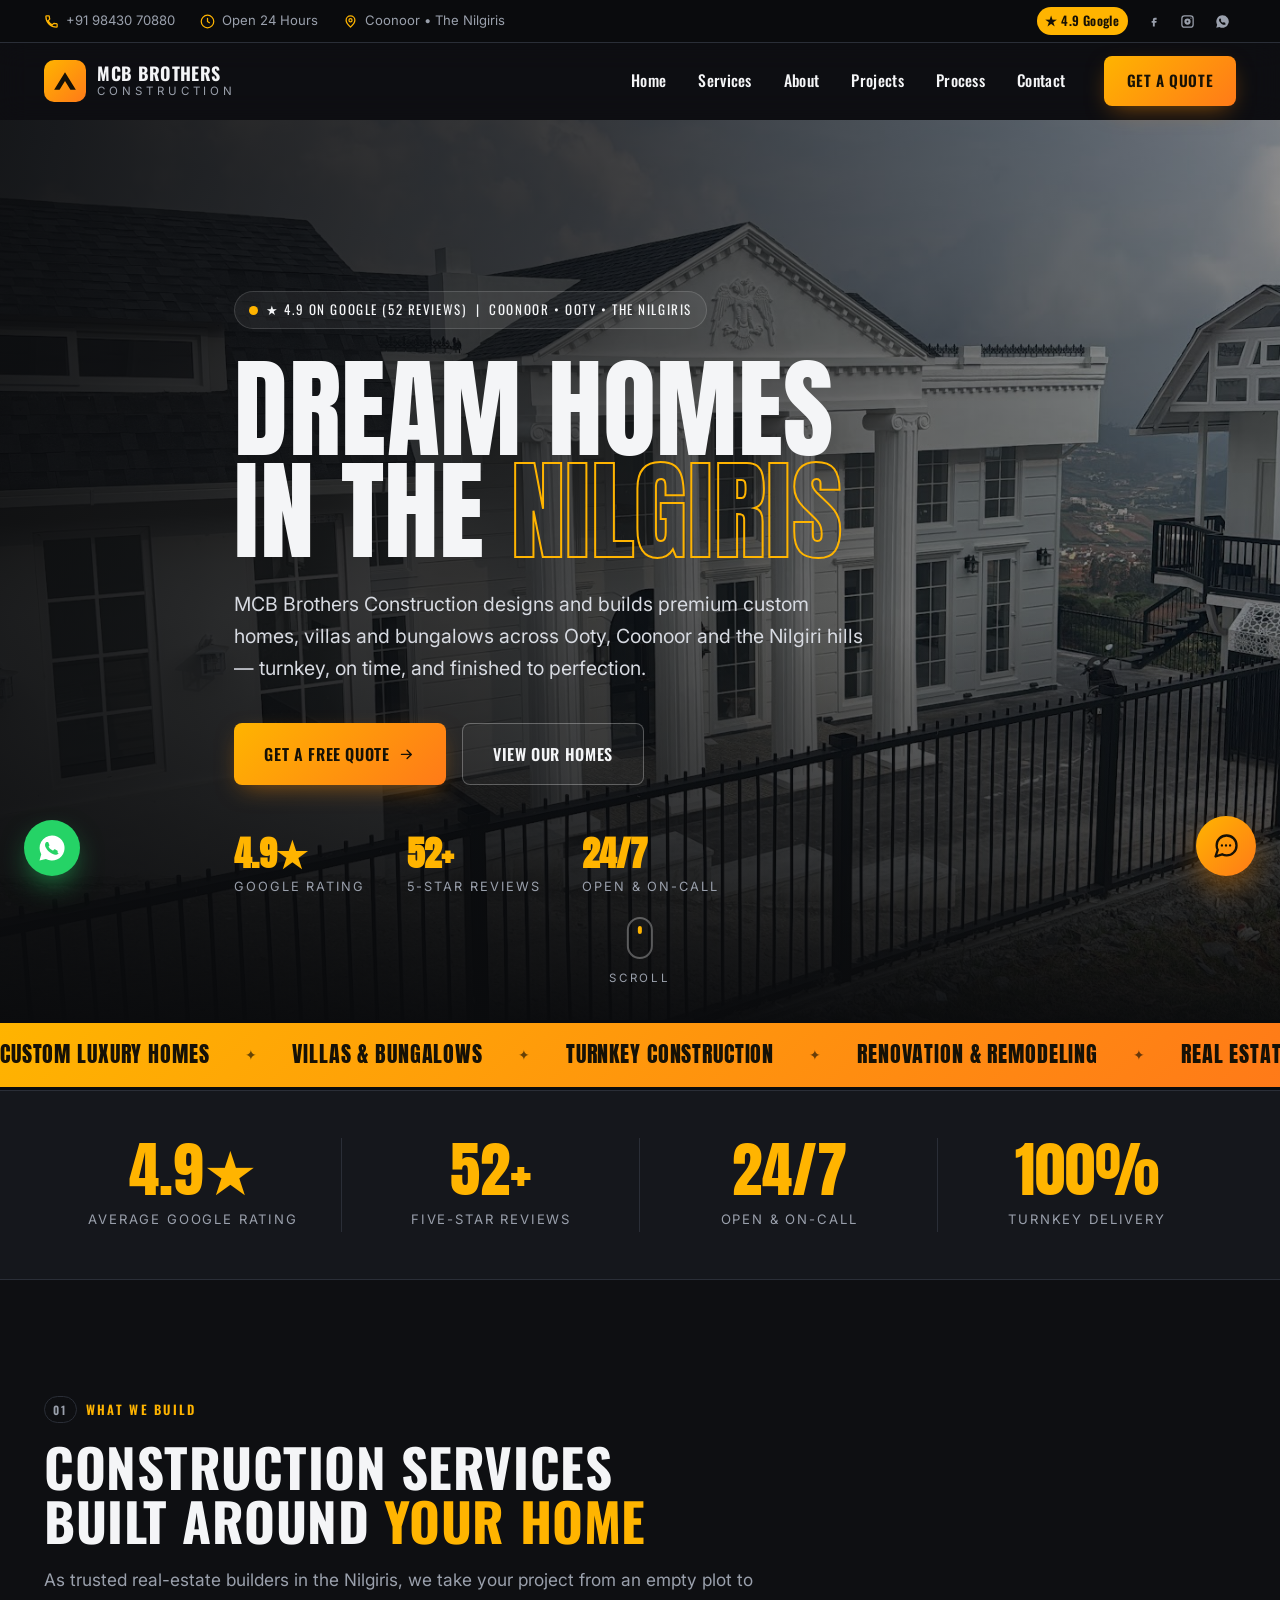
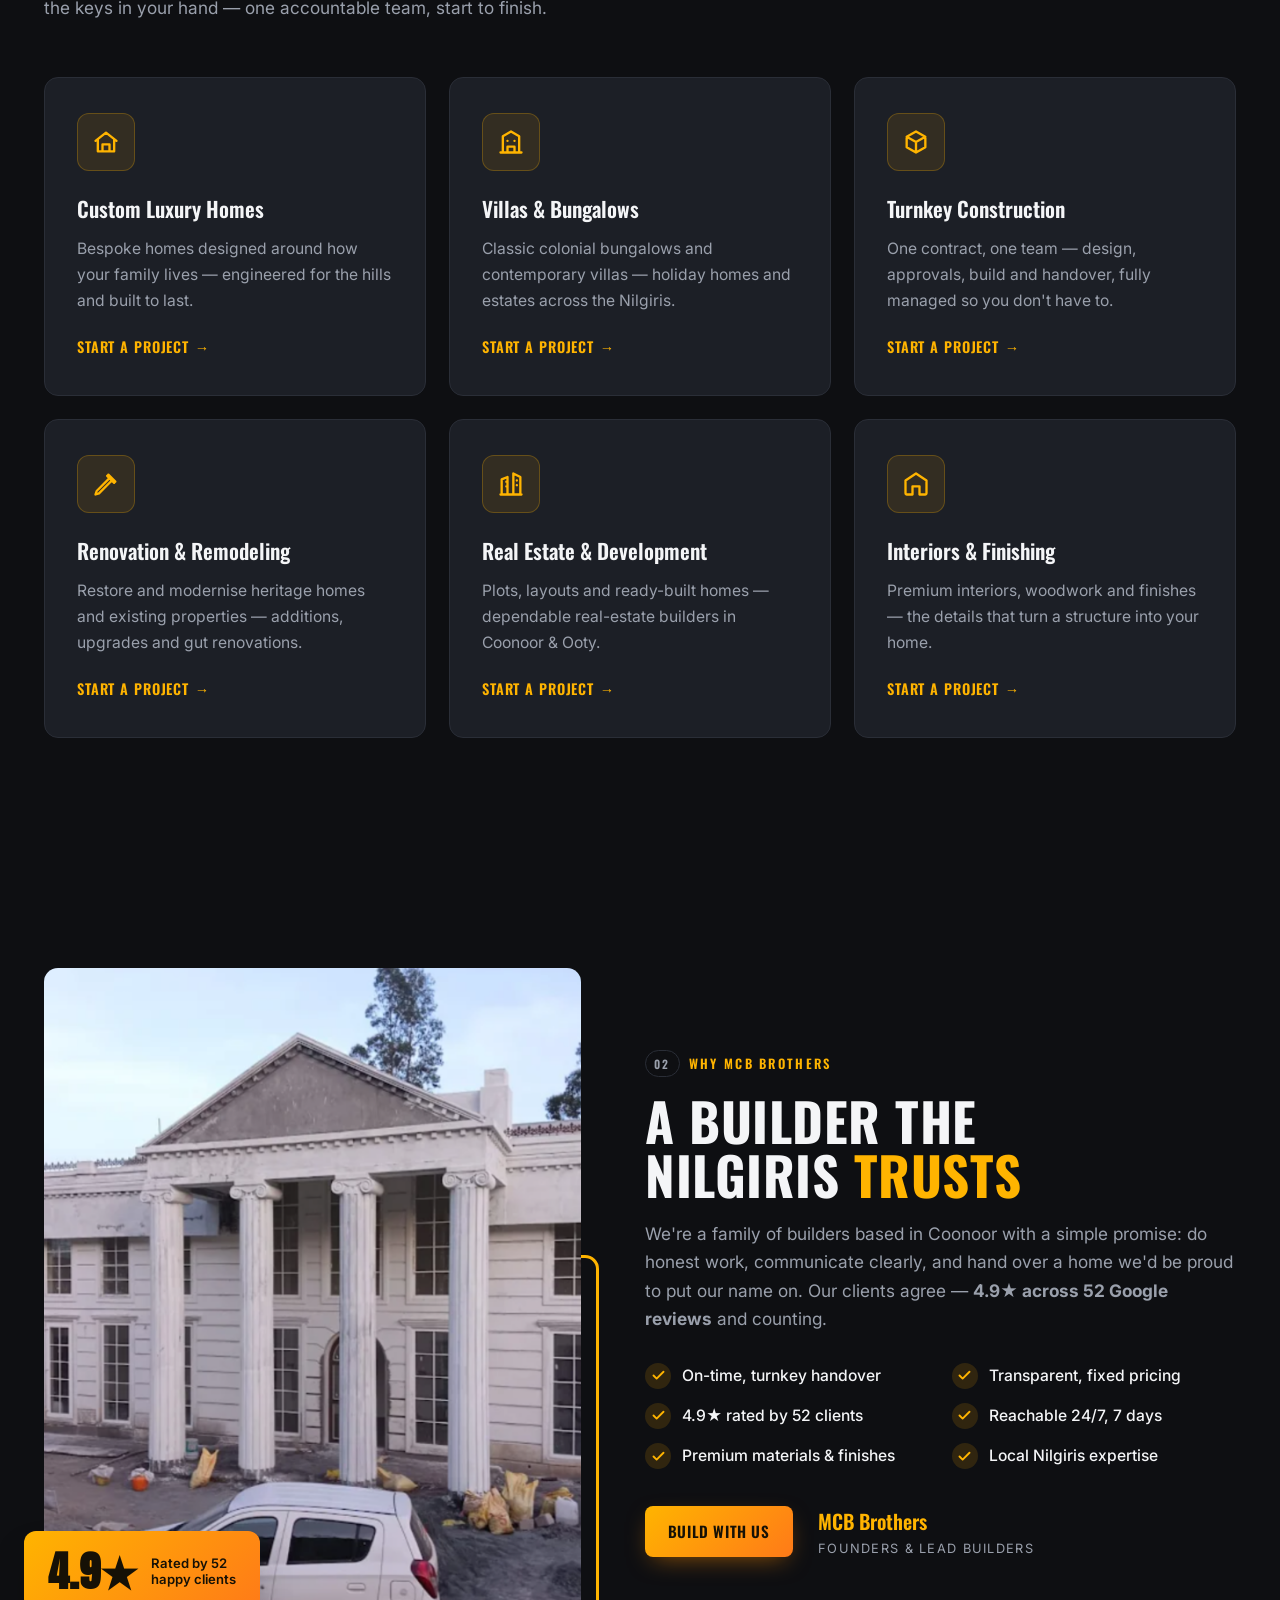
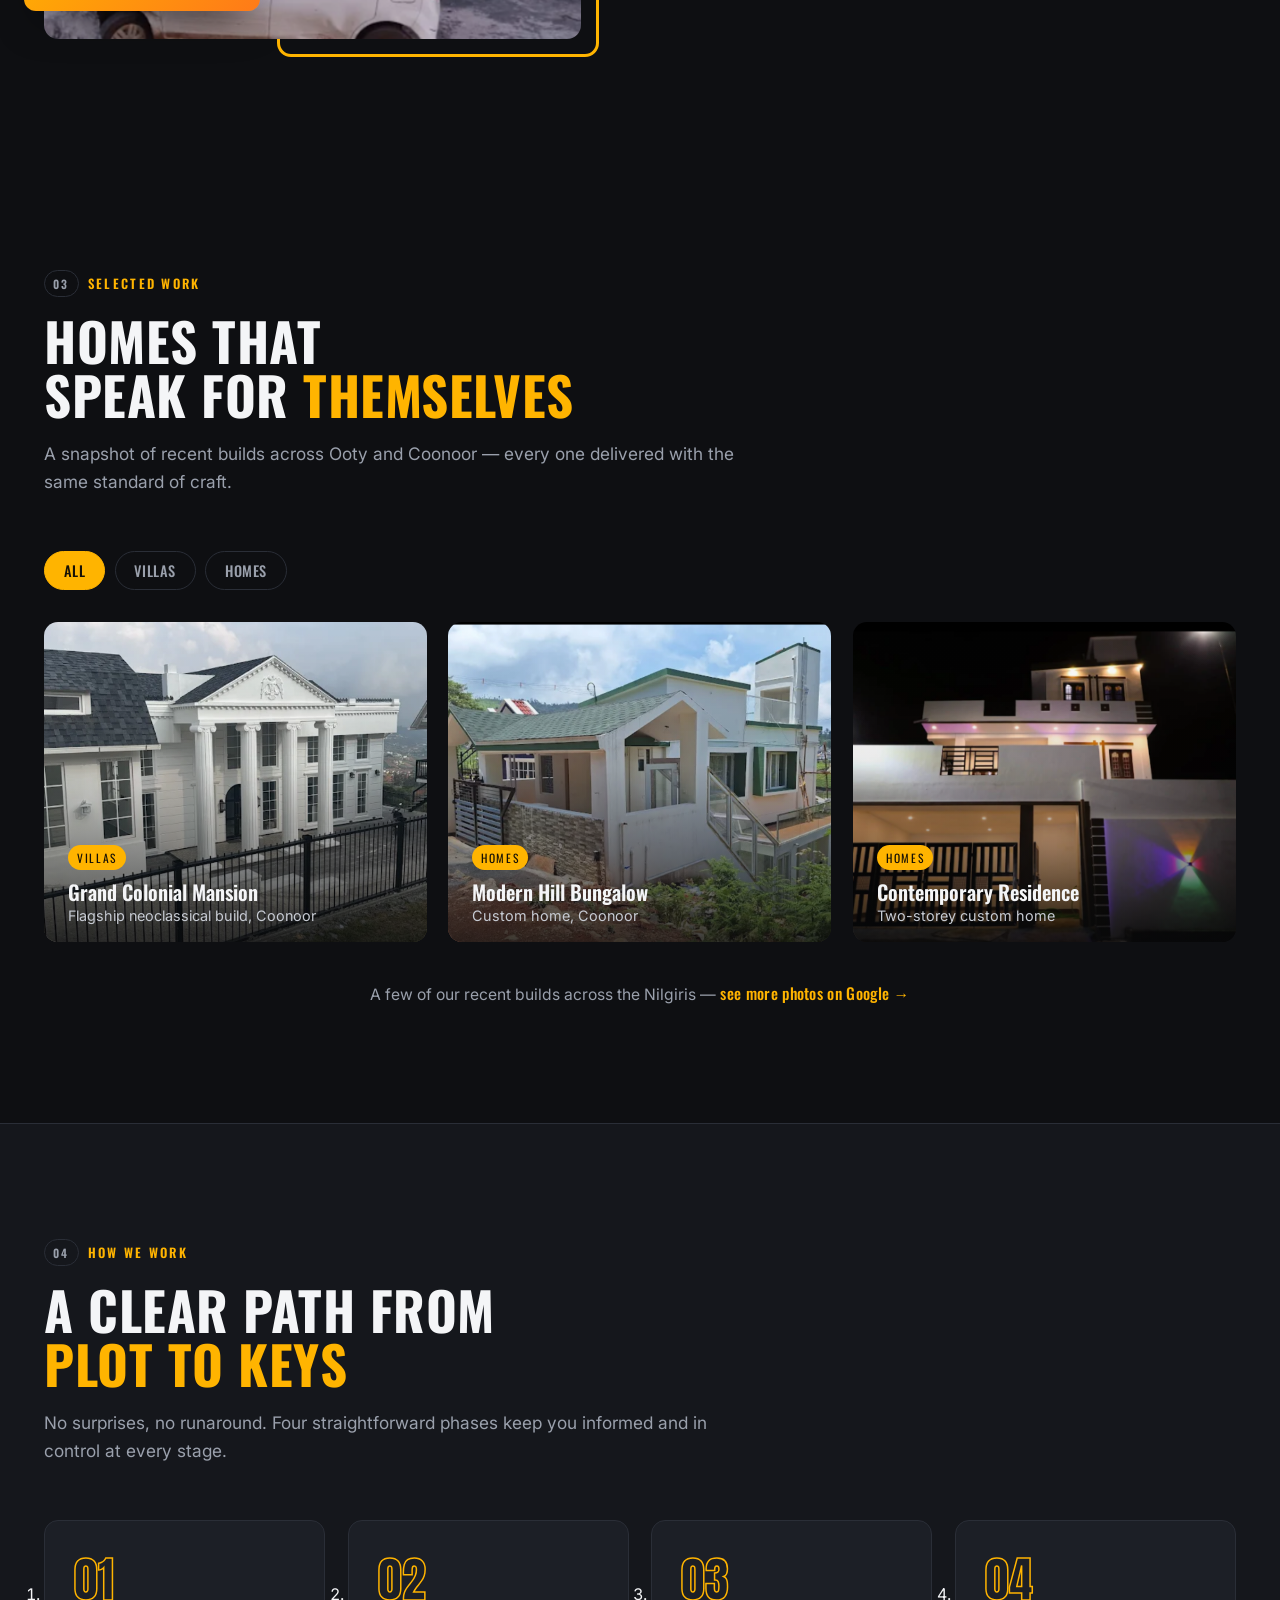
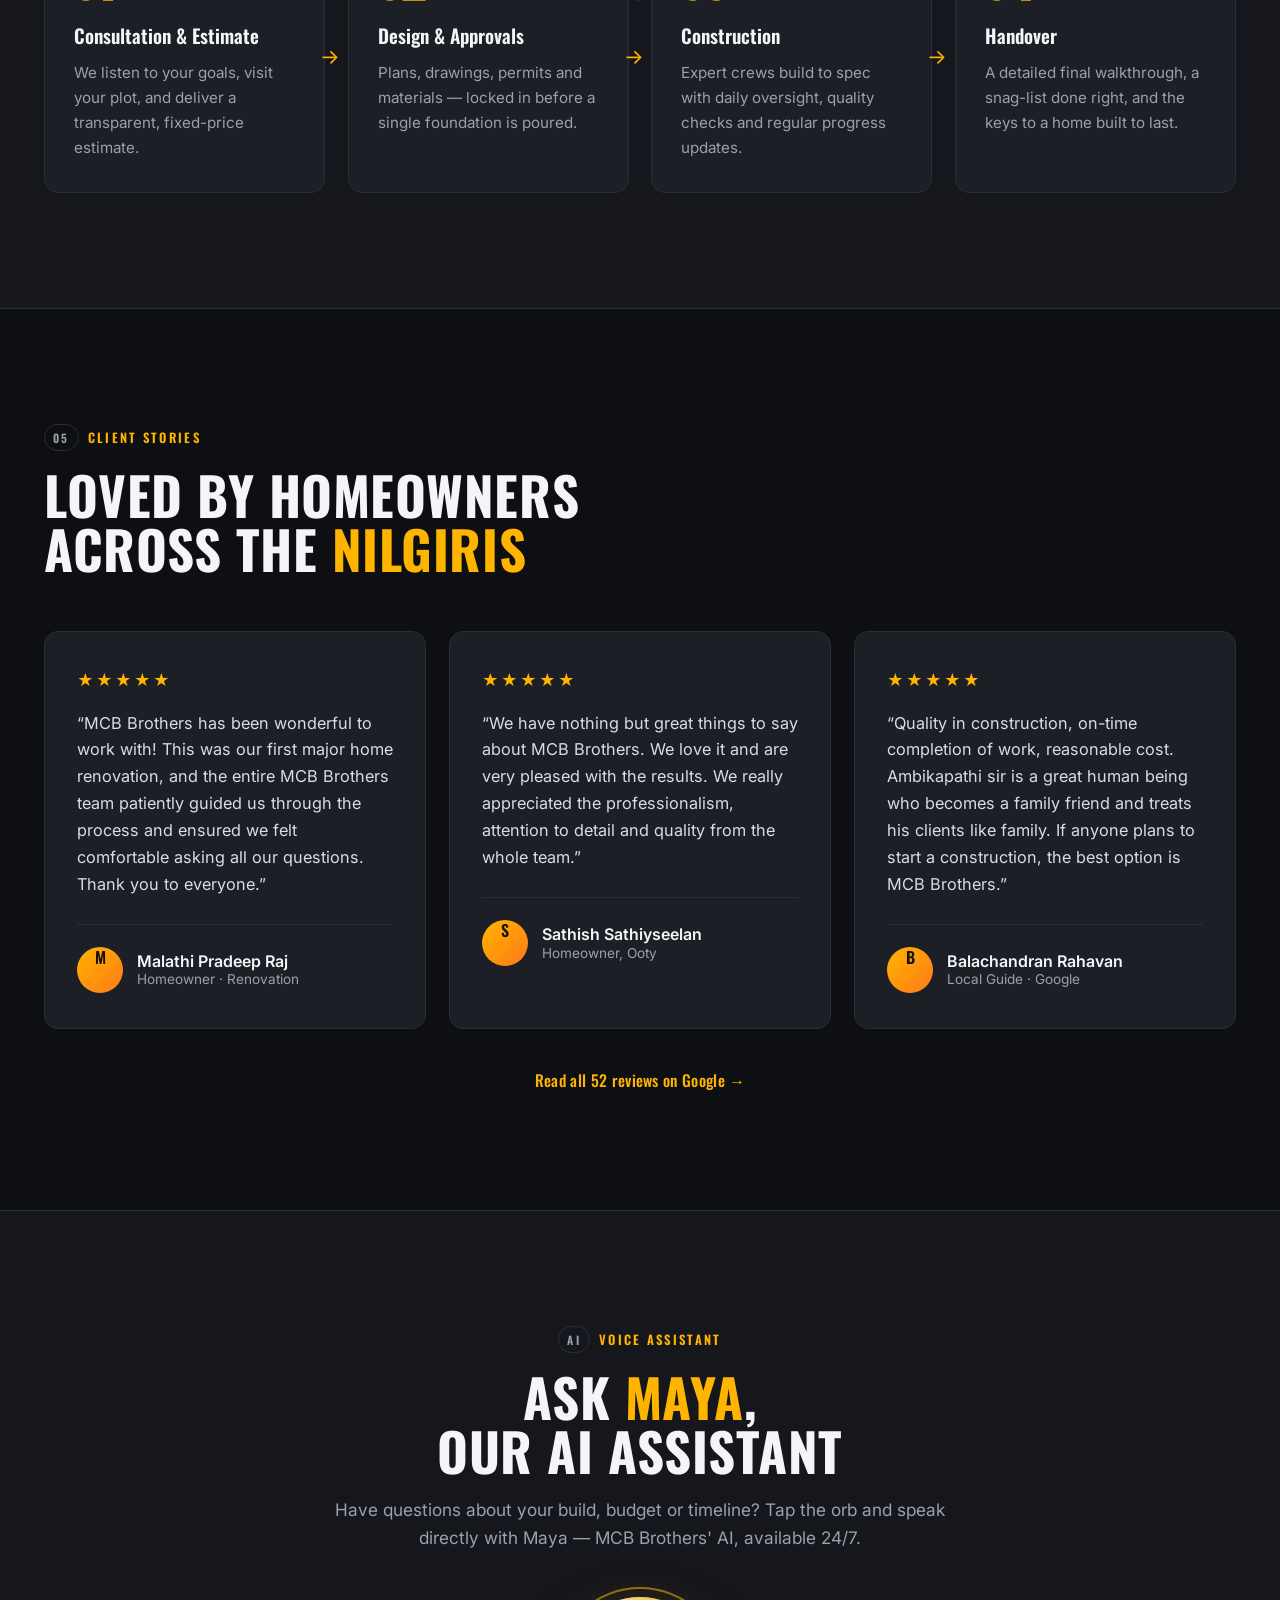
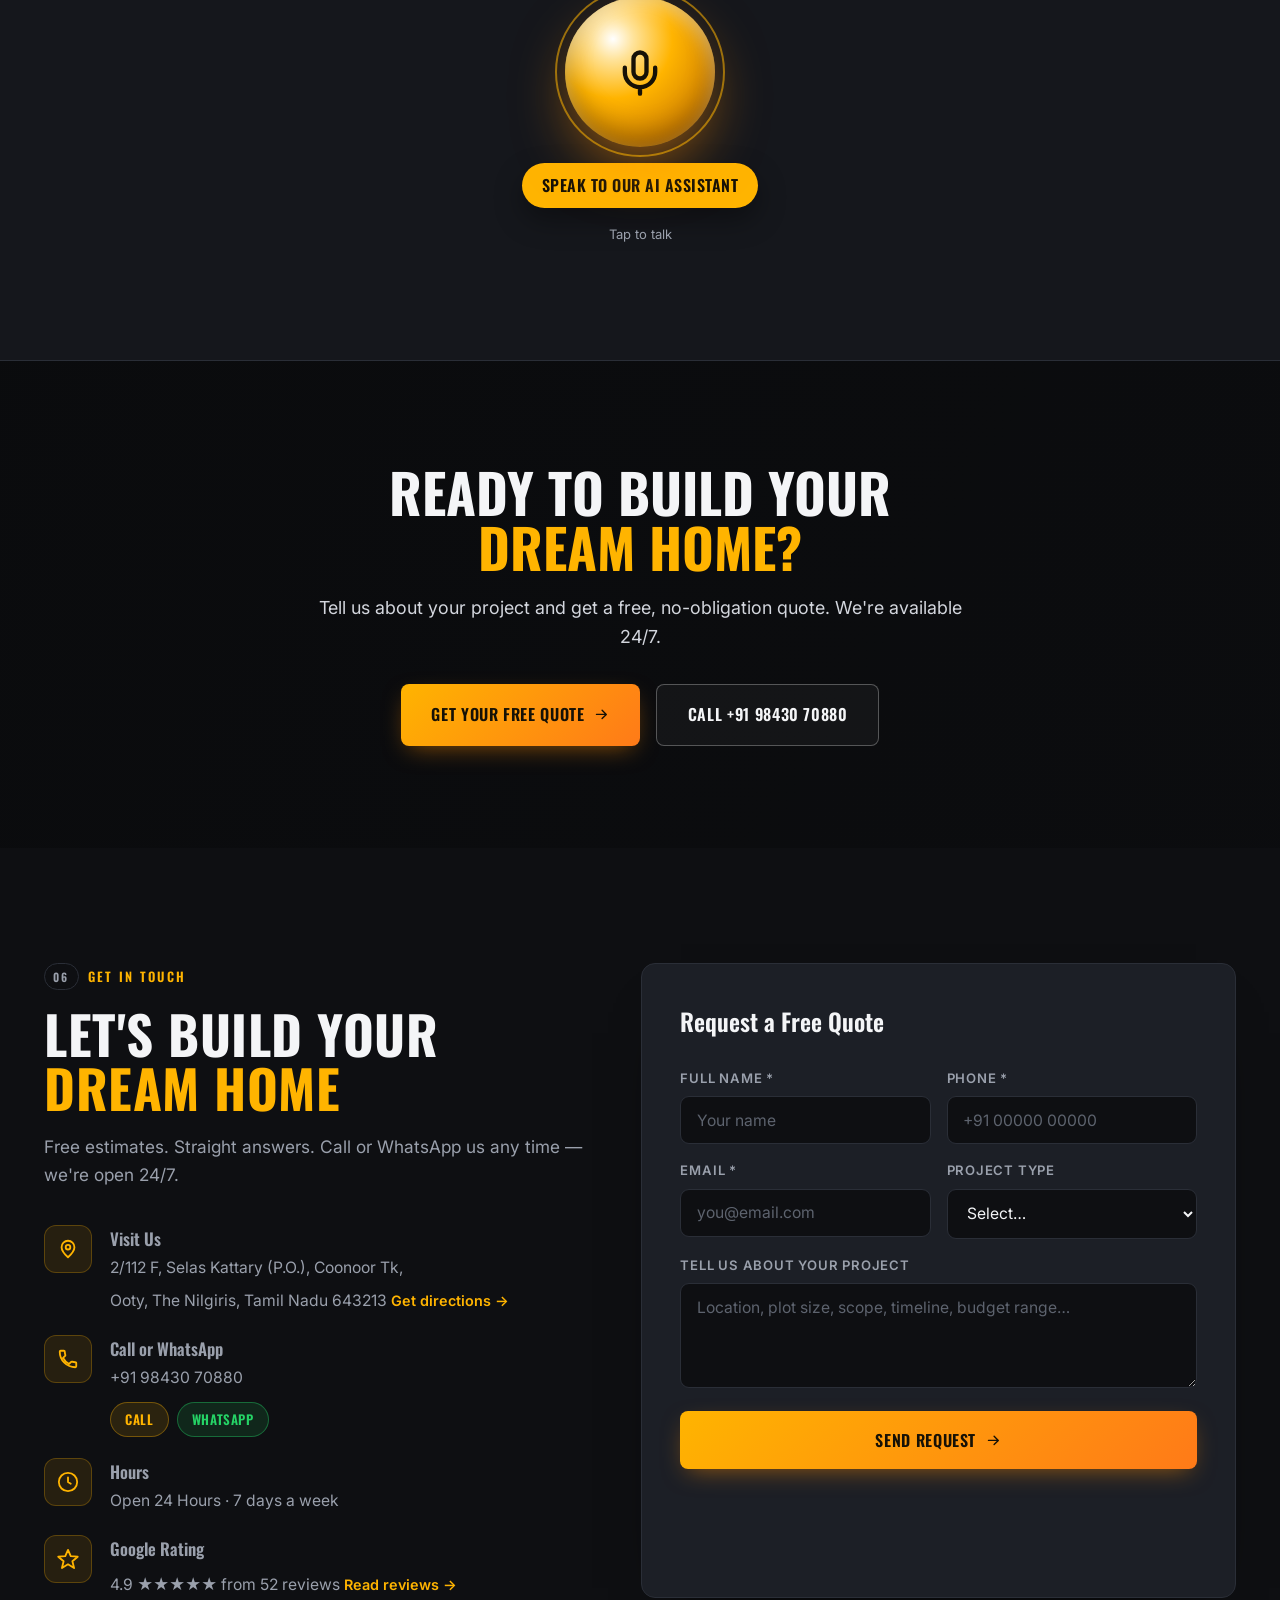
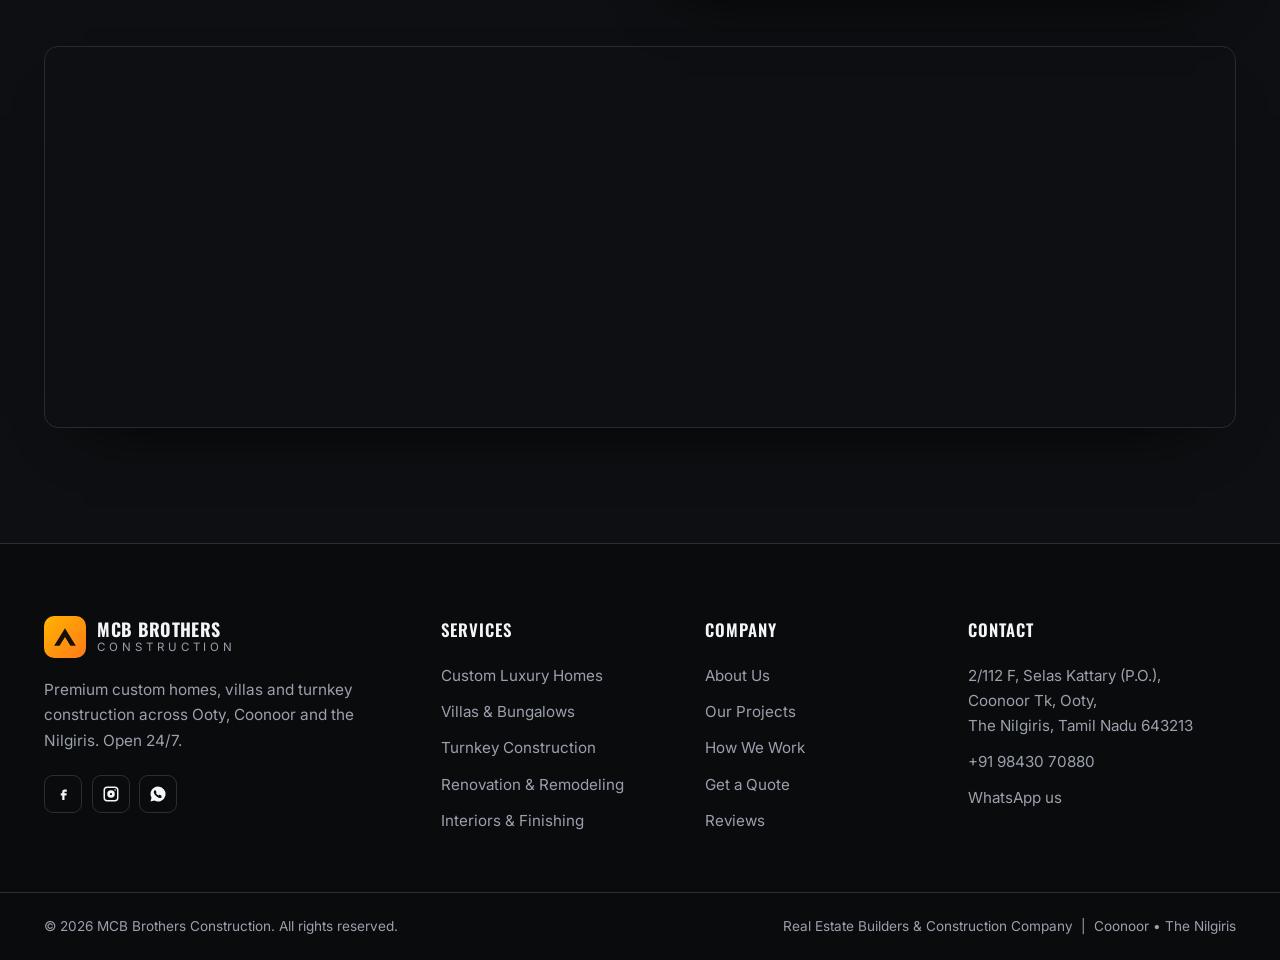
<file: index.html>
<!DOCTYPE html>
<html lang="en">
<head>
  <meta charset="UTF-8" />
  <meta name="viewport" content="width=device-width, initial-scale=1.0" />
  <meta name="theme-color" content="#0e0f12" />

  <title>MCB Brothers Construction | Luxury Home Builders in Ooty &amp; Coonoor, Nilgiris</title>
  <meta name="description" content="MCB Brothers Construction — premium custom homes, villas and turnkey construction across Ooty, Coonoor and the Nilgiris. Rated 4.9★ on Google. Open 24/7 · +91 98430 70880." />

  <!-- Open Graph / social preview -->
  <meta property="og:type" content="website" />
  <meta property="og:title" content="MCB Brothers Construction | Luxury Home Builders in the Nilgiris" />
  <meta property="og:description" content="Premium custom homes, villas &amp; turnkey construction in Ooty &amp; Coonoor. Rated 4.9★ on Google. Open 24/7." />
  <meta property="og:image" content="https://lh3.googleusercontent.com/gps-cs-s/APNQkAEP6gCb8XQVAjXhv2rLO_A3VllJBtvB9grb9ZCtQT1a6uNpAFGc45ftpF5NpetpNFWfYzWE8u2HSRPXDWohPxmsydECBRhqUAG2Vga6thqwgod1vCPD71tLQAZGX9G-ZiqV08XcuaL1qrU=w1200-h630-k-no" />

  <!-- Inline SVG favicon (amber monogram) -->
  <link rel="icon" href="data:image/svg+xml,%3Csvg xmlns='http://www.w3.org/2000/svg' viewBox='0 0 64 64'%3E%3Crect width='64' height='64' rx='12' fill='%230e0f12'/%3E%3Ctext x='50%25' y='52%25' font-family='Arial Black,Arial' font-size='30' font-weight='900' fill='%23ffb400' text-anchor='middle' dominant-baseline='middle'%3EM%3C/text%3E%3Crect x='14' y='44' width='36' height='5' fill='%23ffb400'/%3E%3C/svg%3E" />

  <!-- Fonts -->
  <link rel="preconnect" href="https://fonts.googleapis.com" />
  <link rel="preconnect" href="https://fonts.gstatic.com" crossorigin />
  <link href="https://fonts.googleapis.com/css2?family=Anton&family=Oswald:wght@300;400;500;600;700&family=Inter:wght@400;500;600;700;800&display=swap" rel="stylesheet" />

  <link rel="stylesheet" href="css/styles.css?v=12" />
</head>

<body>
  <!--
    ============================================================
      MCB BROTHERS CONSTRUCTION
      Real business details are wired in below:
        Phone     : +91 98430 70880  (tel:+919843070880)
        WhatsApp  : https://wa.me/919843070880
        Address   : 2/112 F, Selas Kattary (P.O.), Coonoor Tk,
                    Ooty, The Nilgiris, Tamil Nadu 643213
        Hours     : Open 24 Hours
        Google    : 4.9 ★ (52 reviews)
      (No public email was listed — add one anywhere you see a
       phone/WhatsApp block if you'd like to show one.)
       Project photos are tasteful stock for now — replace the
       Unsplash URLs with your own photos when ready (see README).
    ============================================================
  -->

  <!-- Scroll progress bar -->
  <div class="scroll-progress" id="scrollProgress" aria-hidden="true"></div>

  <!-- ===================== TOP UTILITY BAR ===================== -->
  <div class="topbar" id="topbar">
    <div class="container topbar__inner">
      <div class="topbar__contact">
        <a href="tel:+919843070880" class="topbar__item">
          <svg viewBox="0 0 24 24" class="ico"><path d="M6.6 10.8a15.9 15.9 0 0 0 6.6 6.6l2.2-2.2a1 1 0 0 1 1-.25 11.4 11.4 0 0 0 3.6.6 1 1 0 0 1 1 1V20a1 1 0 0 1-1 1A17 17 0 0 1 3 4a1 1 0 0 1 1-1h3.5a1 1 0 0 1 1 1 11.4 11.4 0 0 0 .6 3.6 1 1 0 0 1-.25 1z"/></svg>
          +91 98430 70880
        </a>
        <span class="topbar__item">
          <svg viewBox="0 0 24 24" class="ico"><path d="M12 22a10 10 0 1 1 0-20 10 10 0 0 1 0 20zM12 7v5l3 2"/></svg>
          Open 24 Hours
        </span>
        <a href="https://www.google.com/maps/dir/?api=1&destination=11.3349567,76.7463351" target="_blank" rel="noopener" class="topbar__item topbar__hours">
          <svg viewBox="0 0 24 24" class="ico"><path d="M12 21s7-6.4 7-11a7 7 0 1 0-14 0c0 4.6 7 11 7 11z"/><circle cx="12" cy="10" r="2.5"/></svg>
          Coonoor • The Nilgiris
        </a>
      </div>
      <div class="topbar__social">
        <span class="topbar__rating">★ 4.9 Google</span>
        <a href="https://www.facebook.com/search/top?q=MCB%20Brothers%20Construction%20Coonoor" target="_blank" rel="noopener" aria-label="Facebook" class="topbar__soc"><svg viewBox="0 0 24 24"><path d="M14 9h3V6h-3c-1.7 0-3 1.3-3 3v2H9v3h2v6h3v-6h2.5l.5-3H14V9z"/></svg></a>
        <a href="https://www.instagram.com/explore/search/keyword/?q=MCB%20Brothers%20Construction" target="_blank" rel="noopener" aria-label="Instagram" class="topbar__soc"><svg viewBox="0 0 24 24"><path d="M12 8a4 4 0 1 0 0 8 4 4 0 0 0 0-8zm0 6.5a2.5 2.5 0 1 1 0-5 2.5 2.5 0 0 1 0 5zM17.5 6.5h.01M7 3h10a4 4 0 0 1 4 4v10a4 4 0 0 1-4 4H7a4 4 0 0 1-4-4V7a4 4 0 0 1 4-4z" fill="none" stroke="currentColor" stroke-width="2"/></svg></a>
        <a href="https://wa.me/919843070880" aria-label="WhatsApp" class="topbar__soc"><svg viewBox="0 0 24 24"><path d="M12 2a10 10 0 0 0-8.6 15l-1.4 5 5.1-1.3A10 10 0 1 0 12 2zm5.3 14.1c-.2.6-1.3 1.2-1.8 1.2-.5.1-1 .1-1.7-.1-.4-.1-.9-.3-1.6-.6-2.8-1.2-4.6-4-4.7-4.2-.1-.2-1.1-1.5-1.1-2.8 0-1.3.7-2 .9-2.2.2-.3.5-.3.7-.3h.5c.2 0 .4 0 .6.5l.8 1.9c.1.2.1.4 0 .5l-.4.5c-.1.2-.3.3-.1.6.1.3.6 1 1.3 1.6.9.8 1.6 1 1.9 1.2.2.1.4.1.5-.1l.6-.7c.2-.2.4-.2.6-.1l1.8.9c.2.1.4.2.4.3.1.2.1.7-.1 1.3z"/></svg></a>
      </div>
    </div>
  </div>

  <!-- ===================== NAVBAR ===================== -->
  <header class="nav" id="nav">
    <div class="container nav__inner">
      <a href="#home" class="brand" aria-label="MCB Brothers Construction home">
        <span class="brand__mark" aria-hidden="true">
          <svg viewBox="0 0 48 48"><path d="M4 40 24 8l20 32H34L24 24 14 40z"/></svg>
        </span>
        <span class="brand__text">
          <strong>MCB&nbsp;BROTHERS</strong>
          <em>Construction</em>
        </span>
      </a>

      <nav class="nav__links" id="navLinks" aria-label="Primary">
        <a href="#home">Home</a>
        <a href="#services">Services</a>
        <a href="#about">About</a>
        <a href="#projects">Projects</a>
        <a href="#process">Process</a>
        <a href="#contact">Contact</a>
        <a href="#contact" class="btn btn--accent nav__cta">Get a Quote</a>
      </nav>

      <button class="nav__toggle" id="navToggle" aria-label="Toggle menu" aria-expanded="false">
        <span></span><span></span><span></span>
      </button>
    </div>
  </header>

  <main>
    <!-- ===================== HERO ===================== -->
    <section class="hero" id="home">
      <div class="hero__bg" style="background-image:url('images/hero-mansion.jpg')"></div>
      <div class="hero__overlay"></div>

      <div class="container hero__inner">
        <p class="hero__eyebrow reveal">
          <span class="pulse"></span> ★ 4.9 on Google (52 reviews) &nbsp;|&nbsp; Coonoor • Ooty • The Nilgiris
        </p>
        <h1 class="hero__title reveal">
          Dream Homes<br />In The <span class="accent">Nilgiris</span>
        </h1>
        <p class="hero__sub reveal">
          MCB Brothers Construction designs and builds premium custom homes, villas and bungalows
          across Ooty, Coonoor and the Nilgiri hills — turnkey, on time, and finished to perfection.
        </p>
        <div class="hero__actions reveal">
          <a href="#contact" class="btn btn--accent btn--lg">Get a Free Quote
            <svg viewBox="0 0 24 24" class="ico"><path d="M5 12h14M13 6l6 6-6 6"/></svg>
          </a>
          <a href="#projects" class="btn btn--ghost btn--lg">View Our Homes</a>
        </div>

        <ul class="hero__trust reveal">
          <li><strong>4.9★</strong><span>Google Rating</span></li>
          <li><strong>52+</strong><span>5-Star Reviews</span></li>
          <li><strong>24/7</strong><span>Open &amp; On-Call</span></li>
        </ul>
      </div>

      <a href="#services" class="hero__scroll" aria-label="Scroll to content">
        <span></span> Scroll
      </a>
    </section>

    <!-- ===================== MARQUEE STRIP ===================== -->
    <div class="marquee" aria-hidden="true">
      <div class="marquee__track">
        <span>Custom Luxury Homes</span><span class="dot">✦</span>
        <span>Villas &amp; Bungalows</span><span class="dot">✦</span>
        <span>Turnkey Construction</span><span class="dot">✦</span>
        <span>Renovation &amp; Remodeling</span><span class="dot">✦</span>
        <span>Real Estate Development</span><span class="dot">✦</span>
        <span>Interiors &amp; Finishing</span><span class="dot">✦</span>
        <span>Custom Luxury Homes</span><span class="dot">✦</span>
        <span>Villas &amp; Bungalows</span><span class="dot">✦</span>
        <span>Turnkey Construction</span><span class="dot">✦</span>
        <span>Renovation &amp; Remodeling</span><span class="dot">✦</span>
        <span>Real Estate Development</span><span class="dot">✦</span>
        <span>Interiors &amp; Finishing</span><span class="dot">✦</span>
      </div>
    </div>

    <!-- ===================== STATS ===================== -->
    <section class="stats">
      <div class="container stats__grid">
        <div class="stat reveal">
          <span class="stat__num" data-count="4.9" data-suffix="★">0</span>
          <span class="stat__label">Average Google Rating</span>
        </div>
        <div class="stat reveal">
          <span class="stat__num" data-count="52" data-suffix="+">0</span>
          <span class="stat__label">Five-Star Reviews</span>
        </div>
        <div class="stat reveal">
          <span class="stat__num">24/7</span>
          <span class="stat__label">Open &amp; On-Call</span>
        </div>
        <div class="stat reveal">
          <span class="stat__num" data-count="100" data-suffix="%">0</span>
          <span class="stat__label">Turnkey Delivery</span>
        </div>
      </div>
    </section>

    <!-- ===================== SERVICES ===================== -->
    <section class="section services" id="services">
      <div class="container">
        <div class="section__head reveal">
          <p class="eyebrow"><span class="eyebrow__no">01</span> What We Build</p>
          <h2 class="section__title">Construction services<br />built around <span class="accent">your home</span></h2>
          <p class="section__lead">As trusted real-estate builders in the Nilgiris, we take your project from an empty
            plot to the keys in your hand — one accountable team, start to finish.</p>
        </div>

        <div class="services__grid">
          <article class="card reveal">
            <span class="card__icon">
              <svg viewBox="0 0 24 24"><path d="M3 11l9-7 9 7M5 10v10h14V10M9 20v-6h6v6"/></svg>
            </span>
            <h3>Custom Luxury Homes</h3>
            <p>Bespoke homes designed around how your family lives — engineered for the hills and built to last.</p>
            <a href="#contact" class="card__link">Start a project <span>→</span></a>
          </article>

          <article class="card reveal">
            <span class="card__icon">
              <svg viewBox="0 0 24 24"><path d="M3 21h18M5 21V7l7-4 7 4v14M9 21v-5h6v5M9 11h.01M15 11h.01"/></svg>
            </span>
            <h3>Villas &amp; Bungalows</h3>
            <p>Classic colonial bungalows and contemporary villas — holiday homes and estates across the Nilgiris.</p>
            <a href="#contact" class="card__link">Start a project <span>→</span></a>
          </article>

          <article class="card reveal">
            <span class="card__icon">
              <svg viewBox="0 0 24 24"><path d="M12 3l8 4.5v9L12 21l-8-4.5v-9L12 3zM12 12l8-4.5M12 12v9M12 12L4 7.5"/></svg>
            </span>
            <h3>Turnkey Construction</h3>
            <p>One contract, one team — design, approvals, build and handover, fully managed so you don't have to.</p>
            <a href="#contact" class="card__link">Start a project <span>→</span></a>
          </article>

          <article class="card reveal">
            <span class="card__icon">
              <svg viewBox="0 0 24 24"><path d="M14 4l6 6M3 21l3-1 11-11-2-2L4 18l-1 3zM13 5l6 6"/></svg>
            </span>
            <h3>Renovation &amp; Remodeling</h3>
            <p>Restore and modernise heritage homes and existing properties — additions, upgrades and gut renovations.</p>
            <a href="#contact" class="card__link">Start a project <span>→</span></a>
          </article>

          <article class="card reveal">
            <span class="card__icon">
              <svg viewBox="0 0 24 24"><path d="M3 21h18M4 21V8l5-2v15M14 21V3l6 3v15M8 10h.01M8 14h.01M17 9h.01M17 13h.01"/></svg>
            </span>
            <h3>Real Estate &amp; Development</h3>
            <p>Plots, layouts and ready-built homes — dependable real-estate builders in Coonoor &amp; Ooty.</p>
            <a href="#contact" class="card__link">Start a project <span>→</span></a>
          </article>

          <article class="card reveal">
            <span class="card__icon">
              <svg viewBox="0 0 24 24"><path d="M3 9l9-6 9 6v11a1 1 0 0 1-1 1h-5v-7H9v7H4a1 1 0 0 1-1-1z"/></svg>
            </span>
            <h3>Interiors &amp; Finishing</h3>
            <p>Premium interiors, woodwork and finishes — the details that turn a structure into your home.</p>
            <a href="#contact" class="card__link">Start a project <span>→</span></a>
          </article>
        </div>
      </div>
    </section>

    <!-- ===================== ABOUT / WHY US ===================== -->
    <section class="section about" id="about">
      <div class="container about__grid">
        <div class="about__media reveal">
          <img src="images/mansion-build.png"
               alt="MCB Brothers neoclassical villa under construction in the Nilgiris" loading="lazy" />
          <div class="about__badge">
            <strong>4.9★</strong>
            <span>Rated by 52<br />happy clients</span>
          </div>
          <div class="about__media-accent" aria-hidden="true"></div>
        </div>

        <div class="about__body reveal">
          <p class="eyebrow"><span class="eyebrow__no">02</span> Why MCB Brothers</p>
          <h2 class="section__title">A builder the<br />Nilgiris <span class="accent">trusts</span></h2>
          <p class="section__lead">
            We're a family of builders based in Coonoor with a simple promise: do honest work, communicate
            clearly, and hand over a home we'd be proud to put our name on. Our clients agree —
            <strong>4.9★ across 52 Google reviews</strong> and counting.
          </p>

          <ul class="features">
            <li><span class="features__ic"><svg viewBox="0 0 24 24"><path d="M20 6 9 17l-5-5"/></svg></span> On-time, turnkey handover</li>
            <li><span class="features__ic"><svg viewBox="0 0 24 24"><path d="M20 6 9 17l-5-5"/></svg></span> Transparent, fixed pricing</li>
            <li><span class="features__ic"><svg viewBox="0 0 24 24"><path d="M20 6 9 17l-5-5"/></svg></span> 4.9★ rated by 52 clients</li>
            <li><span class="features__ic"><svg viewBox="0 0 24 24"><path d="M20 6 9 17l-5-5"/></svg></span> Reachable 24/7, 7 days</li>
            <li><span class="features__ic"><svg viewBox="0 0 24 24"><path d="M20 6 9 17l-5-5"/></svg></span> Premium materials &amp; finishes</li>
            <li><span class="features__ic"><svg viewBox="0 0 24 24"><path d="M20 6 9 17l-5-5"/></svg></span> Local Nilgiris expertise</li>
          </ul>

          <div class="about__cta">
            <a href="#contact" class="btn btn--accent">Build With Us</a>
            <div class="about__sign">
              <span class="about__sign-name">MCB Brothers</span>
              <span class="about__sign-role">Founders &amp; Lead Builders</span>
            </div>
          </div>
        </div>
      </div>
    </section>

    <!-- ===================== PROJECTS ===================== -->
    <section class="section projects" id="projects">
      <div class="container">
        <div class="section__head reveal">
          <p class="eyebrow"><span class="eyebrow__no">03</span> Selected Work</p>
          <h2 class="section__title">Homes that<br />speak for <span class="accent">themselves</span></h2>
          <p class="section__lead">A snapshot of recent builds across Ooty and Coonoor — every one delivered with
            the same standard of craft.</p>
        </div>

        <div class="projects__filter reveal" role="tablist" aria-label="Filter projects">
          <button class="chip is-active" data-filter="all">All</button>
          <button class="chip" data-filter="villas">Villas</button>
          <button class="chip" data-filter="homes">Homes</button>
        </div>

        <div class="projects__grid" id="projectsGrid">
          <figure class="project reveal" data-cat="villas">
            <img src="images/villa-coonoor.png" alt="Grand white colonial mansion built by MCB Brothers" loading="lazy" />
            <figcaption>
              <span class="project__cat">Villas</span>
              <h3>Grand Colonial Mansion</h3>
              <p>Flagship neoclassical build, Coonoor</p>
            </figcaption>
          </figure>

          <figure class="project reveal" data-cat="homes">
            <img src="images/hill-bungalow.png" alt="Modern hill bungalow with green sloped roof" loading="lazy" />
            <figcaption>
              <span class="project__cat">Homes</span>
              <h3>Modern Hill Bungalow</h3>
              <p>Custom home, Coonoor</p>
            </figcaption>
          </figure>

          <figure class="project reveal" data-cat="homes">
            <img src="images/night-residence.png" alt="Contemporary two-storey home lit at night" loading="lazy" />
            <figcaption>
              <span class="project__cat">Homes</span>
              <h3>Contemporary Residence</h3>
              <p>Two-storey custom home</p>
            </figcaption>
          </figure>
        </div>

        <p class="projects__note reveal">A few of our recent builds across the Nilgiris — <a href="https://www.google.com/maps/search/?api=1&query=MCB+BROTHERS+CONSTRUCTION+Coonoor" target="_blank" rel="noopener">see more photos on Google →</a></p>
      </div>
    </section>

    <!-- ===================== PROCESS ===================== -->
    <section class="section process" id="process">
      <div class="container">
        <div class="section__head reveal">
          <p class="eyebrow"><span class="eyebrow__no">04</span> How We Work</p>
          <h2 class="section__title">A clear path from<br /><span class="accent">plot to keys</span></h2>
          <p class="section__lead">No surprises, no runaround. Four straightforward phases keep you informed
            and in control at every stage.</p>
        </div>

        <ol class="steps">
          <li class="step reveal">
            <span class="step__no">01</span>
            <h3>Consultation &amp; Estimate</h3>
            <p>We listen to your goals, visit your plot, and deliver a transparent, fixed-price estimate.</p>
          </li>
          <li class="step reveal">
            <span class="step__no">02</span>
            <h3>Design &amp; Approvals</h3>
            <p>Plans, drawings, permits and materials — locked in before a single foundation is poured.</p>
          </li>
          <li class="step reveal">
            <span class="step__no">03</span>
            <h3>Construction</h3>
            <p>Expert crews build to spec with daily oversight, quality checks and regular progress updates.</p>
          </li>
          <li class="step reveal">
            <span class="step__no">04</span>
            <h3>Handover</h3>
            <p>A detailed final walkthrough, a snag-list done right, and the keys to a home built to last.</p>
          </li>
        </ol>
      </div>
    </section>

    <!-- ===================== TESTIMONIALS ===================== -->
    <section class="section testimonials">
      <div class="container">
        <div class="section__head reveal">
          <p class="eyebrow"><span class="eyebrow__no">05</span> Client Stories</p>
          <h2 class="section__title">Loved by homeowners<br />across the <span class="accent">Nilgiris</span></h2>
        </div>

        <div class="testi__grid">
          <blockquote class="testi reveal">
            <div class="testi__stars">★★★★★</div>
            <p>“MCB Brothers has been wonderful to work with! This was our first major home renovation, and the entire MCB Brothers team patiently guided us through the process and ensured we felt comfortable asking all our questions. Thank you to everyone.”</p>
            <footer>
              <span class="testi__avatar">M</span>
              <span><strong>Malathi Pradeep Raj</strong><em>Homeowner · Renovation</em></span>
            </footer>
          </blockquote>

          <blockquote class="testi reveal">
            <div class="testi__stars">★★★★★</div>
            <p>“We have nothing but great things to say about MCB Brothers. We love it and are very pleased with the results. We really appreciated the professionalism, attention to detail and quality from the whole team.”</p>
            <footer>
              <span class="testi__avatar">S</span>
              <span><strong>Sathish Sathiyseelan</strong><em>Homeowner, Ooty</em></span>
            </footer>
          </blockquote>

          <blockquote class="testi reveal">
            <div class="testi__stars">★★★★★</div>
            <p>“Quality in construction, on-time completion of work, reasonable cost. Ambikapathi sir is a great human being who becomes a family friend and treats his clients like family. If anyone plans to start a construction, the best option is MCB Brothers.”</p>
            <footer>
              <span class="testi__avatar">B</span>
              <span><strong>Balachandran Rahavan</strong><em>Local Guide · Google</em></span>
            </footer>
          </blockquote>
        </div>

        <p class="testi__more reveal"><a href="https://www.google.com/maps/search/?api=1&query=MCB+BROTHERS+CONSTRUCTION+Coonoor" target="_blank" rel="noopener">Read all 52 reviews on Google →</a></p>
      </div>
    </section>

    <!-- ===================== AI VOICE ASSISTANT ===================== -->
    <section class="section ai-section">
      <div class="container">
        <div class="ai-section__inner reveal">
          <p class="eyebrow"><span class="eyebrow__no">AI</span> Voice Assistant</p>
          <h2 class="section__title">Ask <span class="accent">Maya</span>,<br />Our AI Assistant</h2>
          <p class="section__lead">Have questions about your build, budget or timeline? Tap the orb and speak directly with Maya — MCB Brothers' AI, available 24/7.</p>
        </div>
        <div class="ai-section__orb">
          <div id="mcb-ai-orb">
            <button id="mcb-ai-start" type="button" aria-label="Speak to our AI Assistant">
              <svg viewBox="0 0 24 24" aria-hidden="true"><path d="M12 15a3 3 0 0 0 3-3V6a3 3 0 0 0-6 0v6a3 3 0 0 0 3 3z"/><path d="M19 10v2a7 7 0 0 1-14 0v-2M12 19v3"/></svg>
            </button>
            <div class="label">Speak to our AI Assistant</div>
            <div class="status" id="mcb-ai-status" aria-live="polite">Tap to talk</div>
          </div>
        </div>
      </div>
    </section>

    <!-- ===================== CTA BAND ===================== -->
    <section class="ctaband">
      <div class="ctaband__bg" style="background-image:url('images/hero-mansion.jpg')"></div>
      <div class="ctaband__overlay"></div>
      <div class="container ctaband__inner reveal">
        <h2>Ready to build your<br /><span class="accent">dream home?</span></h2>
        <p>Tell us about your project and get a free, no-obligation quote. We're available 24/7.</p>
        <div class="ctaband__actions">
          <a href="#contact" class="btn btn--accent btn--lg">Get Your Free Quote
            <svg viewBox="0 0 24 24" class="ico"><path d="M5 12h14M13 6l6 6-6 6"/></svg>
          </a>
          <a href="tel:+919843070880" class="btn btn--ghost btn--lg">Call +91 98430 70880</a>
        </div>
      </div>
    </section>

    <!-- ===================== CONTACT ===================== -->
    <section class="section contact" id="contact">
      <div class="container contact__grid">
        <div class="contact__info reveal">
          <p class="eyebrow"><span class="eyebrow__no">06</span> Get In Touch</p>
          <h2 class="section__title">Let's build your<br /><span class="accent">dream home</span></h2>
          <p class="section__lead">Free estimates. Straight answers. Call or WhatsApp us any time — we're open 24/7.</p>

          <ul class="contact__list">
            <li>
              <span class="contact__ic"><svg viewBox="0 0 24 24"><path d="M12 21s7-6.4 7-11a7 7 0 1 0-14 0c0 4.6 7 11 7 11z"/><circle cx="12" cy="10" r="2.5"/></svg></span>
              <div>
                <strong>Visit Us</strong>
                2/112 F, Selas Kattary (P.O.), Coonoor Tk,<br />Ooty, The Nilgiris, Tamil Nadu 643213
                <a href="https://www.google.com/maps/dir/?api=1&destination=11.3349567,76.7463351" target="_blank" rel="noopener" class="contact__link">Get directions →</a>
              </div>
            </li>
            <li>
              <span class="contact__ic"><svg viewBox="0 0 24 24"><path d="M6.6 10.8a15.9 15.9 0 0 0 6.6 6.6l2.2-2.2a1 1 0 0 1 1-.25 11.4 11.4 0 0 0 3.6.6 1 1 0 0 1 1 1V20a1 1 0 0 1-1 1A17 17 0 0 1 3 4a1 1 0 0 1 1-1h3.5a1 1 0 0 1 1 1 11.4 11.4 0 0 0 .6 3.6 1 1 0 0 1-.25 1z"/></svg></span>
              <div>
                <strong>Call or WhatsApp</strong>
                <a href="tel:+919843070880">+91 98430 70880</a>
                <span class="contact__btns">
                  <a href="tel:+919843070880" class="minibtn">Call</a>
                  <a href="https://wa.me/919843070880" target="_blank" rel="noopener" class="minibtn minibtn--wa">WhatsApp</a>
                </span>
              </div>
            </li>
            <li>
              <span class="contact__ic"><svg viewBox="0 0 24 24"><path d="M12 22a10 10 0 1 1 0-20 10 10 0 0 1 0 20zM12 7v5l3 2"/></svg></span>
              <div><strong>Hours</strong>Open 24 Hours · 7 days a week</div>
            </li>
            <li>
              <span class="contact__ic"><svg viewBox="0 0 24 24"><path d="m12 2 3 6.9 7.6.6-5.8 5 1.8 7.4L12 17.8 5.4 21.9l1.8-7.4-5.8-5 7.6-.6z"/></svg></span>
              <div><strong>Google Rating</strong>4.9 ★★★★★ from 52 reviews
                <a href="https://www.google.com/maps/search/?api=1&query=MCB+BROTHERS+CONSTRUCTION+Coonoor" target="_blank" rel="noopener" class="contact__link">Read reviews →</a>
              </div>
            </li>
          </ul>
        </div>

        <div class="contact__formwrap reveal">
          <form class="form" id="quoteForm" novalidate>
            <h3>Request a Free Quote</h3>
            <!-- Honeypot: hidden anti-spam trap. Humans never see/fill it; bots do. -->
            <input type="text" name="_honey" tabindex="-1" autocomplete="off" aria-hidden="true"
                   style="position:absolute !important; left:-9999px !important; width:1px; height:1px; opacity:0" />
            <div class="form__row">
              <label class="field">
                <span>Full Name *</span>
                <input type="text" name="name" required placeholder="Your name" />
              </label>
              <label class="field">
                <span>Phone *</span>
                <input type="tel" name="phone" required placeholder="+91 00000 00000" />
              </label>
            </div>
            <div class="form__row">
              <label class="field">
                <span>Email *</span>
                <input type="email" name="email" required placeholder="you@email.com" />
              </label>
              <label class="field">
                <span>Project Type</span>
                <select name="type">
                  <option value="">Select…</option>
                  <option>Custom Luxury Home</option>
                  <option>Villa / Bungalow</option>
                  <option>Turnkey Construction</option>
                  <option>Renovation &amp; Remodeling</option>
                  <option>Real Estate / Plot</option>
                  <option>Interiors &amp; Finishing</option>
                  <option>Other</option>
                </select>
              </label>
            </div>
            <label class="field">
              <span>Tell us about your project</span>
              <textarea name="message" rows="4" placeholder="Location, plot size, scope, timeline, budget range…"></textarea>
            </label>
            <button type="submit" class="btn btn--accent btn--block btn--lg">Send Request
              <svg viewBox="0 0 24 24" class="ico"><path d="M5 12h14M13 6l6 6-6 6"/></svg>
            </button>
            <p class="form__note" id="formNote" role="status" aria-live="polite"></p>
          </form>
        </div>
      </div>

      <!-- Live Google map of the business location (no API key needed) -->
      <div class="container">
        <div class="contact__map reveal">
          <iframe
            title="MCB Brothers Construction location on Google Maps"
            src="https://www.google.com/maps?q=11.3349567,76.7463351&z=15&output=embed"
            width="100%" height="380" style="border:0;" loading="lazy"
            referrerpolicy="no-referrer-when-downgrade"></iframe>
        </div>
      </div>
    </section>
  </main>

  <!-- ===================== FOOTER ===================== -->
  <footer class="footer">
    <div class="container footer__grid">
      <div class="footer__brand">
        <a href="#home" class="brand brand--light">
          <span class="brand__mark" aria-hidden="true">
            <svg viewBox="0 0 48 48"><path d="M4 40 24 8l20 32H34L24 24 14 40z"/></svg>
          </span>
          <span class="brand__text">
            <strong>MCB&nbsp;BROTHERS</strong>
            <em>Construction</em>
          </span>
        </a>
        <p>Premium custom homes, villas and turnkey construction across Ooty, Coonoor and the Nilgiris. Open 24/7.</p>
        <div class="footer__social">
          <a href="https://www.facebook.com/search/top?q=MCB%20Brothers%20Construction%20Coonoor" target="_blank" rel="noopener" aria-label="Facebook"><svg viewBox="0 0 24 24"><path d="M14 9h3V6h-3c-1.7 0-3 1.3-3 3v2H9v3h2v6h3v-6h2.5l.5-3H14V9z"/></svg></a>
          <a href="https://www.instagram.com/explore/search/keyword/?q=MCB%20Brothers%20Construction" target="_blank" rel="noopener" aria-label="Instagram"><svg viewBox="0 0 24 24"><path d="M12 8a4 4 0 1 0 0 8 4 4 0 0 0 0-8zm0 6.5a2.5 2.5 0 1 1 0-5 2.5 2.5 0 0 1 0 5zM17.5 6.5h.01M7 3h10a4 4 0 0 1 4 4v10a4 4 0 0 1-4 4H7a4 4 0 0 1-4-4V7a4 4 0 0 1 4-4z" fill="none" stroke="currentColor" stroke-width="2"/></svg></a>
          <a href="https://wa.me/919843070880" aria-label="WhatsApp"><svg viewBox="0 0 24 24"><path d="M12 2a10 10 0 0 0-8.6 15l-1.4 5 5.1-1.3A10 10 0 1 0 12 2zm5.3 14.1c-.2.6-1.3 1.2-1.8 1.2-.5.1-1 .1-1.7-.1-.4-.1-.9-.3-1.6-.6-2.8-1.2-4.6-4-4.7-4.2-.1-.2-1.1-1.5-1.1-2.8 0-1.3.7-2 .9-2.2.2-.3.5-.3.7-.3h.5c.2 0 .4 0 .6.5l.8 1.9c.1.2.1.4 0 .5l-.4.5c-.1.2-.3.3-.1.6.1.3.6 1 1.3 1.6.9.8 1.6 1 1.9 1.2.2.1.4.1.5-.1l.6-.7c.2-.2.4-.2.6-.1l1.8.9c.2.1.4.2.4.3.1.2.1.7-.1 1.3z"/></svg></a>
        </div>
      </div>

      <div class="footer__col">
        <h4>Services</h4>
        <a href="#services">Custom Luxury Homes</a>
        <a href="#services">Villas &amp; Bungalows</a>
        <a href="#services">Turnkey Construction</a>
        <a href="#services">Renovation &amp; Remodeling</a>
        <a href="#services">Interiors &amp; Finishing</a>
      </div>

      <div class="footer__col">
        <h4>Company</h4>
        <a href="#about">About Us</a>
        <a href="#projects">Our Projects</a>
        <a href="#process">How We Work</a>
        <a href="#contact">Get a Quote</a>
        <a href="https://www.google.com/maps/search/?api=1&query=MCB+BROTHERS+CONSTRUCTION+Coonoor" target="_blank" rel="noopener">Reviews</a>
      </div>

      <div class="footer__col footer__contact">
        <h4>Contact</h4>
        <p>2/112 F, Selas Kattary (P.O.),<br />Coonoor Tk, Ooty,<br />The Nilgiris, Tamil Nadu 643213</p>
        <p><a href="tel:+919843070880">+91 98430 70880</a></p>
        <p><a href="https://wa.me/919843070880" target="_blank" rel="noopener">WhatsApp us</a></p>
      </div>
    </div>

    <div class="footer__bar">
      <div class="container footer__bar-inner">
        <p>© <span id="year">2026</span> MCB Brothers Construction. All rights reserved.</p>
        <p>Real Estate Builders &amp; Construction Company &nbsp;|&nbsp; Coonoor • The Nilgiris</p>
      </div>
    </div>
  </footer>

  <!-- Floating WhatsApp + Back to top -->
  <a href="https://wa.me/919843070880" class="wafab" target="_blank" rel="noopener" aria-label="Chat on WhatsApp">
    <svg viewBox="0 0 24 24"><path d="M12 2a10 10 0 0 0-8.6 15l-1.4 5 5.1-1.3A10 10 0 1 0 12 2zm5.3 14.1c-.2.6-1.3 1.2-1.8 1.2-.5.1-1 .1-1.7-.1-.4-.1-.9-.3-1.6-.6-2.8-1.2-4.6-4-4.7-4.2-.1-.2-1.1-1.5-1.1-2.8 0-1.3.7-2 .9-2.2.2-.3.5-.3.7-.3h.5c.2 0 .4 0 .6.5l.8 1.9c.1.2.1.4 0 .5l-.4.5c-.1.2-.3.3-.1.6.1.3.6 1 1.3 1.6.9.8 1.6 1 1.9 1.2.2.1.4.1.5-.1l.6-.7c.2-.2.4-.2.6-.1l1.8.9c.2.1.4.2.4.3.1.2.1.7-.1 1.3z"/></svg>
  </a>
  <button class="totop" id="toTop" aria-label="Back to top">
    <svg viewBox="0 0 24 24"><path d="M12 19V5M5 12l7-7 7 7"/></svg>
  </button>

  <!-- ===================== CHATBOT WIDGET ===================== -->
  <button class="chat-fab" id="chatFab" type="button" aria-label="Chat with us" aria-expanded="false" aria-controls="chatbox">
    <svg class="chat-fab__ico chat-fab__open" viewBox="0 0 24 24" aria-hidden="true"><path d="M21 11.5a8.38 8.38 0 0 1-8.5 8.5 8.5 8.5 0 0 1-3.8-.9L3 21l1.9-5.7a8.5 8.5 0 0 1-.9-3.8A8.38 8.38 0 0 1 12.5 3 8.38 8.38 0 0 1 21 11.5z"/><path d="M8.5 11.5h.01M12 11.5h.01M15.5 11.5h.01"/></svg>
    <svg class="chat-fab__ico chat-fab__close" viewBox="0 0 24 24" aria-hidden="true"><path d="M18 6 6 18M6 6l12 12"/></svg>
  </button>

  <section class="chatbox" id="chatbox" aria-label="Chat with MCB Brothers" hidden>
    <header class="chatbox__head">
      <span class="chatbox__avatar" aria-hidden="true">M</span>
      <div class="chatbox__id">
        <strong>MCB Brothers</strong>
        <em><span class="chatbox__dot"></span> Online · replies instantly</em>
      </div>
      <button class="chatbox__close" id="chatClose" type="button" aria-label="Close chat">
        <svg viewBox="0 0 24 24" aria-hidden="true"><path d="M18 6 6 18M6 6l12 12"/></svg>
      </button>
    </header>
    <div class="chatbox__log" id="chatLog"></div>
    <div class="chatbox__quick" id="chatQuick"></div>
    <form class="chatbox__form" id="chatForm" autocomplete="off">
      <input id="chatInput" type="text" name="msg" placeholder="Type your message…" aria-label="Type your message" />
      <button type="submit" aria-label="Send message">
        <svg viewBox="0 0 24 24" aria-hidden="true"><path d="M22 2 11 13M22 2l-7 20-4-9-9-4 20-7z"/></svg>
      </button>
    </form>
  </section>

  <script src="js/main.js?v=12"></script>
  <script src="js/chat.js?v=12"></script>

  <!-- ===================== VAPI VOICE ASSISTANT (Web SDK · in-page orb) =====================
       The tap handler (classic script below) attaches IMMEDIATELY and is not gated on the
       SDK download, so a tap always responds on mobile. The module just loads the SDK and
       signals readiness; if it's slow, the tap queues and auto-starts when it arrives. -->
  <script type="module">
    import Vapi from "https://esm.sh/@vapi-ai/web@2.5.2";
    window.MCB_Vapi = Vapi;
    window.dispatchEvent(new Event("mcb-vapi-ready"));
  </script>

  <script>
    (function () {
      var PUBLIC_KEY   = "9a8c87d6-6c6f-4652-b069-e72d6893a795";
      var ASSISTANT_ID = "c9f41513-fd33-4b62-b95a-5b0fa6300779";

      var orb      = document.getElementById("mcb-ai-orb");
      var btn      = document.getElementById("mcb-ai-start");
      var statusEl = document.getElementById("mcb-ai-status");
      if (!orb || !btn) return;
      function setStatus(t) { if (statusEl) statusEl.textContent = t || ""; }

      // Pull a human-readable reason out of Vapi/Daily error shapes (which vary a lot)
      // instead of printing "[object Object]".
      function describeErr(e) {
        if (!e) return "please try again";
        if (typeof e === "string") return e;
        var c = e.errorMsg || e.msg || e.message
             || (e.error && (e.error.message || e.error.msg || (typeof e.error === "string" ? e.error : "")))
             || (e.response && (e.response.message || e.response.statusText))
             || e.type || e.stage || "";
        if (!c) {
          try { c = JSON.stringify(e); } catch (_) { c = String(e); }
          if (c === "{}" || c === "[object Object]") {
            try { c = "fields: " + Object.keys(e).join(", "); } catch (_) { c = String(e); }
          }
        }
        return String(c).slice(0, 160);
      }

      var vapi = null, live = false, busy = false, ready = false, pendingStart = false;

      function initVapi() {
        if (vapi || typeof window.MCB_Vapi !== "function") return;
        try {
          vapi = new window.MCB_Vapi(PUBLIC_KEY);
        } catch (e) {
          console.error("[Vapi] init failed", e);
          setStatus("Assistant unavailable — please call us instead.");
          return;
        }
        vapi.on("call-start", function () { live = true;  busy = false; orb.classList.add("is-live");    setStatus("Live — start speaking"); });
        vapi.on("call-end",   function () { live = false; busy = false; orb.classList.remove("is-live"); setStatus("Tap to talk again"); });
        vapi.on("error", function (e) {
          live = false; busy = false; orb.classList.remove("is-live");
          setStatus("Couldn't connect: " + describeErr(e));
          console.error("[Vapi] error", e);
        });
        ready = true;
        if (pendingStart) { pendingStart = false; doStart(); }
      }

      // Hook up the SDK as soon as the module signals it loaded (or if it already did).
      window.addEventListener("mcb-vapi-ready", initVapi);
      if (typeof window.MCB_Vapi === "function") initVapi();

      function doStart() {
        if (!vapi) return;
        busy = true; setStatus("Connecting…");
        try {
          var p = vapi.start(ASSISTANT_ID);
          if (p && p.catch) p.catch(function (e) {
            busy = false; console.error("[Vapi] start failed", e);
            setStatus("Couldn't start: " + describeErr(e));
          });
        } catch (e) {
          busy = false; console.error("[Vapi] start threw", e);
          setStatus("Couldn't start: " + describeErr(e));
        }
      }

      function proceed() {
        if (ready) { doStart(); return; }
        pendingStart = true; setStatus("Loading assistant…"); initVapi();
        setTimeout(function () {
          if (pendingStart && !ready) { pendingStart = false; busy = false; setStatus("Slow connection — tap again, or call us."); }
        }, 9000);
      }

      function onTap() {
        if (busy) return;
        if (live) { try { vapi.stop(); } catch (e) {} return; }
        if (!window.isSecureContext) { setStatus("Open the https:// link to use voice."); return; }
        if (!navigator.mediaDevices || !navigator.mediaDevices.getUserMedia) {
          setStatus("This browser blocks the mic — open the site in Chrome or Safari."); return;
        }
        busy = true;
        setStatus("Connecting…");
        // Ask for the mic INSIDE the tap gesture — required by iOS Safari, and it
        // surfaces an exact reason if the mic is blocked (e.g. an in-app browser).
        navigator.mediaDevices.getUserMedia({ audio: true }).then(function (stream) {
          stream.getTracks().forEach(function (t) { t.stop(); });  // release probe; Vapi opens its own
          proceed();
        }).catch(function (err) {
          busy = false;
          var n = (err && err.name) || "";
          if (n === "NotAllowedError" || n === "SecurityError")
            setStatus("Mic blocked. If you opened this from inside another app, tap ⋯ → Open in Chrome/Safari.");
          else if (n === "NotFoundError" || n === "OverconstrainedError")
            setStatus("No microphone available on this device.");
          else
            setStatus("Mic error (" + (n || "unknown") + "). Try Chrome or Safari.");
          console.error("[Vapi] getUserMedia failed", err);
        });
      }

      // Attach to BOTH the native button (most reliable on iOS) and the container
      // (so taps on the label/gap also work). The guard prevents a double-fire.
      btn.addEventListener("click", function () { onTap(); });
      orb.addEventListener("click", function (e) { if (e.target !== btn && !btn.contains(e.target)) onTap(); });
      orb.style.cursor = "pointer";
      setStatus("Tap to talk");
    })();
  </script>
</body>
</html>
</file>
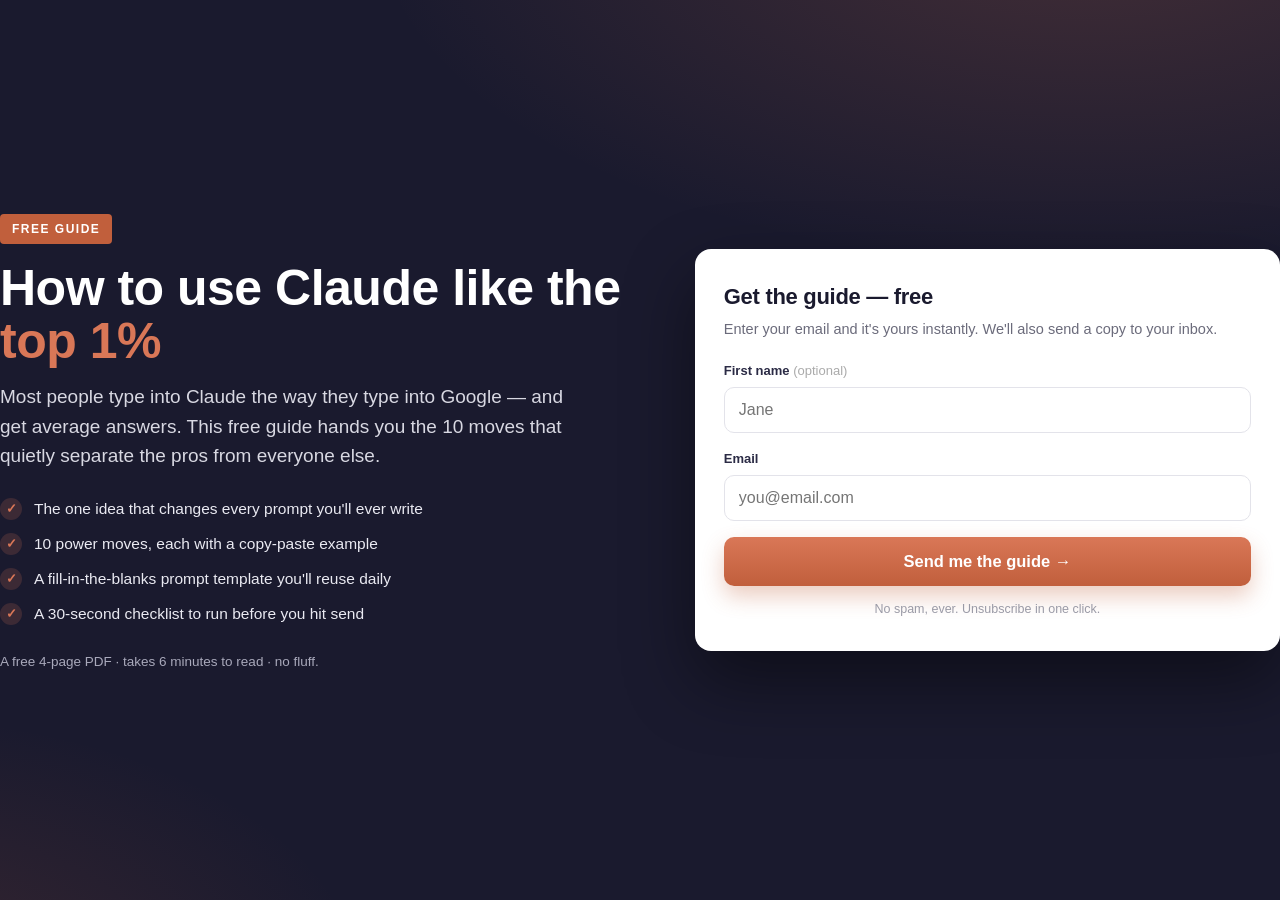
<file: claude-guide/index.html>
<!DOCTYPE html>
<html lang="en">
<head>
<meta charset="utf-8">
<meta name="viewport" content="width=device-width, initial-scale=1">
<title>The Claude Power Guide — Free Download</title>
<meta name="description" content="10 ways to get dramatically better answers from Claude — the moves the other 99% never learn. Enter your email and get the free guide instantly.">

<!-- Social share preview (looks good when pasted in a DM / LinkedIn) -->
<meta property="og:type" content="website">
<meta property="og:title" content="The Claude Power Guide — Free">
<meta property="og:description" content="10 power moves to get dramatically better answers from Claude. Get the free PDF instantly.">
<meta property="og:image" content="og-image.png">
<meta name="twitter:card" content="summary_large_image">

<style>
  :root{
    --ink:#1a1a2e; --ink-soft:#2b2b45; --coral:#c15f3c; --coral-2:#d97757;
    --cream:#faf3ef; --border:#e7cab9; --muted:#6b6b7b; --ok:#0b7a52;
  }
  *{box-sizing:border-box}
  html,body{margin:0}
  body{
    font-family:-apple-system,BlinkMacSystemFont,"Segoe UI",Roboto,Helvetica,Arial,sans-serif;
    color:var(--ink); background:var(--ink);
    line-height:1.55; -webkit-font-smoothing:antialiased;
  }
  .wrap{max-width:1040px;margin:0 auto;padding:0 22px}
  /* hero / split layout */
  .hero{
    min-height:100vh; display:grid; grid-template-columns:1.05fr 0.95fr; gap:48px;
    align-items:center; padding:48px 0;
    background:
      radial-gradient(1200px 600px at 85% -10%, rgba(217,119,87,.22), transparent 60%),
      radial-gradient(900px 500px at -10% 110%, rgba(193,95,60,.18), transparent 55%),
      var(--ink);
  }
  .hero-inner{max-width:1040px;margin:0 auto;padding:0 22px;display:contents}
  .left{color:#fff}
  .eyebrow{
    display:inline-block; background:var(--coral); color:#fff; font-weight:700;
    font-size:12px; letter-spacing:1.5px; padding:6px 12px; border-radius:4px; text-transform:uppercase;
  }
  h1{font-size:clamp(30px,4.4vw,50px); line-height:1.06; margin:18px 0 14px; letter-spacing:-.5px}
  h1 .hl{color:var(--coral-2)}
  .lede{font-size:clamp(16px,1.8vw,19px); color:#d8d8e2; margin:0 0 26px; max-width:30em}
  .points{list-style:none; padding:0; margin:0 0 8px}
  .points li{display:flex; gap:12px; align-items:flex-start; margin:11px 0; color:#eaeaf2; font-size:15.5px}
  .points .tick{flex:0 0 22px;height:22px;margin-top:1px;border-radius:50%;background:rgba(217,119,87,.18);
    color:var(--coral-2);display:grid;place-items:center;font-size:13px;font-weight:800}
  .by{margin-top:26px;color:#a9a9bb;font-size:13.5px}

  /* form card */
  .card{
    background:#fff; border-radius:16px; padding:30px 28px;
    box-shadow:0 30px 70px rgba(0,0,0,.45); border:1px solid rgba(255,255,255,.6);
  }
  .card h2{margin:0 0 4px; font-size:22px; letter-spacing:-.3px}
  .card .sub{margin:0 0 20px; color:var(--muted); font-size:14.5px}
  label{display:block;font-size:13px;font-weight:600;color:var(--ink-soft);margin:0 0 6px}
  input[type=email],input[type=text]{
    width:100%; padding:13px 14px; font-size:16px; border:1.5px solid #e3e3ea; border-radius:10px;
    margin-bottom:16px; transition:border-color .15s, box-shadow .15s; font-family:inherit;
  }
  input:focus{outline:none;border-color:var(--coral);box-shadow:0 0 0 3px rgba(193,95,60,.15)}
  .btn{
    width:100%; border:0; cursor:pointer; font-family:inherit;
    background:linear-gradient(180deg,var(--coral-2),var(--coral)); color:#fff;
    font-size:16.5px; font-weight:700; padding:15px 18px; border-radius:10px;
    box-shadow:0 10px 22px rgba(193,95,60,.32); transition:transform .08s, box-shadow .15s;
  }
  .btn:hover{box-shadow:0 14px 28px rgba(193,95,60,.42)}
  .btn:active{transform:translateY(1px)}
  .btn[disabled]{opacity:.7;cursor:default}
  .fineprint{margin:14px 2px 0; color:#9a9aa6; font-size:12.5px; text-align:center}
  .err{color:#c0392b;font-size:13px;margin:-8px 0 12px;display:none}

  /* success state */
  .done{display:none; text-align:center}
  .done .badge{width:64px;height:64px;border-radius:50%;background:rgba(11,122,82,.1);color:var(--ok);
    display:grid;place-items:center;margin:4px auto 14px;font-size:30px}
  .done h2{font-size:23px;margin:0 0 6px}
  .done p{color:var(--muted);font-size:15px;margin:0 0 22px}
  .dl{
    display:inline-flex;align-items:center;gap:10px;text-decoration:none;
    background:var(--ink);color:#fff;font-weight:700;font-size:16px;padding:14px 22px;border-radius:10px;
    box-shadow:0 12px 24px rgba(26,26,46,.3)
  }
  .dl:hover{background:var(--ink-soft)}
  .resent{margin-top:18px;font-size:13px;color:#9a9aa6}

  @media (max-width:840px){
    .hero{grid-template-columns:1fr; gap:30px; padding:34px 0; min-height:0}
    .card{order:-1}
  }
</style>
</head>
<body>
  <section class="hero">
    <div class="hero-inner">
      <div class="left">
        <span class="eyebrow">Free Guide</span>
        <h1>How to use Claude like the <span class="hl">top 1%</span></h1>
        <p class="lede">Most people type into Claude the way they type into Google — and get average answers.
          This free guide hands you the 10 moves that quietly separate the pros from everyone else.</p>
        <ul class="points">
          <li><span class="tick">✓</span><span>The one idea that changes every prompt you'll ever write</span></li>
          <li><span class="tick">✓</span><span>10 power moves, each with a copy-paste example</span></li>
          <li><span class="tick">✓</span><span>A fill-in-the-blanks prompt template you'll reuse daily</span></li>
          <li><span class="tick">✓</span><span>A 30-second checklist to run before you hit send</span></li>
        </ul>
        <p class="by">A free 4-page PDF · takes 6 minutes to read · no fluff.</p>
      </div>

      <div class="card">
        <!-- FORM STATE -->
        <form id="optin" novalidate>
          <h2>Get the guide — free</h2>
          <p class="sub">Enter your email and it's yours instantly. We'll also send a copy to your inbox.</p>
          <label for="name">First name <span style="font-weight:400;color:#aaa">(optional)</span></label>
          <input type="text" id="name" name="name" autocomplete="given-name" placeholder="Jane">
          <label for="email">Email</label>
          <input type="email" id="email" name="email" autocomplete="email" placeholder="you@email.com" required>
          <div class="err" id="err">Please enter a valid email address.</div>
          <button class="btn" type="submit" id="submit">Send me the guide →</button>
          <p class="fineprint">No spam, ever. Unsubscribe in one click.</p>
        </form>

        <!-- SUCCESS STATE -->
        <div class="done" id="done">
          <div class="badge">✓</div>
          <h2>You're in! 🎉</h2>
          <p>Your guide is ready. Click below to download it now — we've also emailed you a copy for safekeeping.</p>
          <a class="dl" id="dlbtn" href="Claude-Power-Guide.pdf" download>⬇ Download the PDF</a>
          <p class="resent">Didn't get the email? Check spam/promotions, or just use the button above.</p>
        </div>
      </div>
    </div>
  </section>

<script>
  // === Config ===
  var WEBHOOK = "https://hook.eu1.make.com/yu4bebq2fgv2dejr8k1p1vdnfgq9cicp";
  var SOURCE  = "linkedin-claude-guide";
  var PDF     = "Claude-Power-Guide.pdf";

  var form = document.getElementById('optin');
  var emailEl = document.getElementById('email');
  var nameEl = document.getElementById('name');
  var errEl = document.getElementById('err');
  var btn = document.getElementById('submit');

  function validEmail(v){ return /^[^\s@]+@[^\s@]+\.[^\s@]+$/.test(v); }

  form.addEventListener('submit', function(e){
    e.preventDefault();
    var email = emailEl.value.trim();
    var name  = nameEl.value.trim();
    if(!validEmail(email)){ errEl.style.display='block'; emailEl.focus(); return; }
    errEl.style.display='none';
    btn.disabled = true; btn.textContent = 'Sending…';

    // Fire the lead to Make (urlencoded = no CORS preflight; no-cors = no errors).
    var body = 'email=' + encodeURIComponent(email)
             + '&name=' + encodeURIComponent(name)
             + '&source=' + encodeURIComponent(SOURCE);
    fetch(WEBHOOK, {
      method:'POST', mode:'no-cors',
      headers:{'Content-Type':'application/x-www-form-urlencoded'},
      body: body
    }).catch(function(){ /* opaque response or offline — proceed anyway */ })
      .finally(showSuccess);

    // Safety net: never leave the user staring at a spinner.
    setTimeout(showSuccess, 1200);
  });

  var shown = false;
  function showSuccess(){
    if(shown) return; shown = true;
    form.style.display = 'none';
    document.getElementById('done').style.display = 'block';
    // Kick off the download automatically too.
    try{
      var a = document.createElement('a');
      a.href = PDF; a.download = PDF; document.body.appendChild(a); a.click(); a.remove();
    }catch(_){}
  }
</script>
</body>
</html>
</file>
<file: css/styles.css>
/* ===================================================================
   MCB BROTHERS CONSTRUCTION — Bold Industrial Theme
   Static, dependency-free. Edit color tokens in :root below.
   =================================================================== */

/* ----------  Design tokens  ---------- */
:root {
  --bg:        #0e0f12;   /* near-black charcoal           */
  --bg-2:      #15171c;   /* raised surface                */
  --bg-3:      #1c1f26;   /* cards / inputs                */
  --line:      #2a2e37;   /* hairline borders              */
  --text:      #f4f5f7;   /* primary text                  */
  --muted:     #9aa0ac;   /* secondary text                */
  --accent:    #ffb400;   /* safety amber                  */
  --accent-2:  #ff7a18;   /* construction orange           */
  --accent-ink:#161106;   /* text on accent                */

  --maxw: 1240px;
  --radius: 14px;
  --ease: cubic-bezier(.22, 1, .36, 1);

  --font-display: 'Anton', 'Oswald', sans-serif;
  --font-head:    'Oswald', sans-serif;
  --font-body:    'Inter', system-ui, sans-serif;
}

/* ----------  Reset  ---------- */
*,*::before,*::after { box-sizing: border-box; margin: 0; padding: 0; }
html { scroll-behavior: smooth; -webkit-text-size-adjust: 100%; }
body {
  font-family: var(--font-body);
  background: var(--bg);
  color: var(--text);
  line-height: 1.65;
  overflow-x: hidden;
  -webkit-font-smoothing: antialiased;
}
img { max-width: 100%; display: block; }
a { color: inherit; text-decoration: none; }
ul { list-style: none; }
button { font-family: inherit; cursor: pointer; border: none; background: none; color: inherit; }
svg { fill: none; stroke: currentColor; stroke-width: 2; stroke-linecap: round; stroke-linejoin: round; }

.container { width: 100%; max-width: var(--maxw); margin-inline: auto; padding-inline: 24px; }

/* ----------  Selection & scrollbar  ---------- */
::selection { background: var(--accent); color: var(--accent-ink); }
::-webkit-scrollbar { width: 11px; }
::-webkit-scrollbar-track { background: var(--bg); }
::-webkit-scrollbar-thumb { background: #33373f; border-radius: 6px; border: 2px solid var(--bg); }
::-webkit-scrollbar-thumb:hover { background: var(--accent); }

/* ----------  Scroll progress  ---------- */
.scroll-progress {
  position: fixed; top: 0; left: 0; height: 3px; width: 0%;
  background: linear-gradient(90deg, var(--accent), var(--accent-2));
  z-index: 1000; transition: width .1s linear;
}

/* ----------  Buttons  ---------- */
.btn {
  --pad: .85em 1.5em;
  display: inline-flex; align-items: center; gap: .55em;
  padding: var(--pad);
  font-family: var(--font-head);
  font-weight: 600; font-size: .95rem; letter-spacing: .04em; text-transform: uppercase;
  border-radius: 8px; position: relative; overflow: hidden;
  transition: transform .25s var(--ease), box-shadow .25s var(--ease), background .25s, color .25s;
}
.btn .ico { width: 1.05em; height: 1.05em; transition: transform .25s var(--ease); }
.btn:hover .ico { transform: translateX(4px); }
.btn--lg { --pad: 1.05em 1.9em; font-size: 1rem; }
.btn--block { width: 100%; justify-content: center; }

.btn--accent {
  background: linear-gradient(135deg, var(--accent), var(--accent-2));
  color: var(--accent-ink);
  box-shadow: 0 8px 24px -8px rgba(255,140,0,.55);
}
.btn--accent:hover { transform: translateY(-3px); box-shadow: 0 16px 34px -10px rgba(255,140,0,.7); }

.btn--ghost {
  background: rgba(255,255,255,.04);
  color: var(--text);
  border: 1.5px solid rgba(255,255,255,.28);
  backdrop-filter: blur(6px);
}
.btn--ghost:hover { border-color: var(--accent); color: var(--accent); transform: translateY(-3px); }

/* ----------  Accent helpers  ---------- */
.accent { color: var(--accent); }

.eyebrow {
  display: inline-flex; align-items: center; gap: .7em;
  font-family: var(--font-head); font-weight: 600; text-transform: uppercase;
  letter-spacing: .18em; font-size: .8rem; color: var(--accent);
  margin-bottom: 1.1rem;
}
.eyebrow__no {
  font-size: .72rem; color: var(--muted);
  border: 1px solid var(--line); border-radius: 50px; padding: .25em .7em;
}

/* ===================================================================
   TOPBAR
   =================================================================== */
.topbar {
  background: #0a0b0d; border-bottom: 1px solid var(--line);
  font-size: .82rem; color: var(--muted);
  transition: transform .35s var(--ease), opacity .35s;
}
.topbar__inner { display: flex; justify-content: space-between; align-items: center; min-height: 42px; gap: 1rem; }
.topbar__contact { display: flex; gap: 1.6rem; flex-wrap: wrap; }
.topbar__item { display: inline-flex; align-items: center; gap: .5em; transition: color .2s; }
.topbar__item:hover { color: var(--accent); }
.topbar .ico { width: 15px; height: 15px; color: var(--accent); }
.topbar__social { display: flex; gap: .4rem; }
.topbar__soc { width: 28px; height: 28px; display: grid; place-items: center; border-radius: 6px; transition: .2s; }
.topbar__soc svg { width: 15px; height: 15px; fill: currentColor; stroke: none; }
.topbar__soc:hover { background: var(--accent); color: var(--accent-ink); }

/* ===================================================================
   NAVBAR
   =================================================================== */
.nav {
  position: sticky; top: 0; z-index: 900;
  background: rgba(14,15,18,.72);
  backdrop-filter: blur(14px);
  border-bottom: 1px solid transparent;
  transition: background .3s, border-color .3s, box-shadow .3s;
}
.nav.is-scrolled {
  background: rgba(12,13,16,.92);
  border-bottom-color: var(--line);
  box-shadow: 0 10px 30px -20px #000;
}
.nav__inner { display: flex; align-items: center; justify-content: space-between; min-height: 76px; }

.brand { display: inline-flex; align-items: center; gap: .7rem; }
.brand__mark {
  width: 42px; height: 42px; display: grid; place-items: center;
  background: linear-gradient(135deg, var(--accent), var(--accent-2));
  border-radius: 10px; flex-shrink: 0;
}
.brand__mark svg { width: 26px; height: 26px; fill: var(--accent-ink); stroke: none; }
.brand__text { display: flex; flex-direction: column; line-height: 1; }
.brand__text strong { font-family: var(--font-head); font-weight: 700; font-size: 1.12rem; letter-spacing: .02em; }
.brand__text em { font-style: normal; font-size: .72rem; letter-spacing: .34em; text-transform: uppercase; color: var(--muted); margin-top: 3px; }
.brand--light .brand__text strong { color: var(--text); }

.nav__links { display: flex; align-items: center; gap: 2rem; }
.nav__links > a:not(.btn) {
  font-family: var(--font-head); font-weight: 500; font-size: .98rem;
  letter-spacing: .02em; color: var(--text); position: relative; padding: .3em 0;
  transition: color .2s;
}
.nav__links > a:not(.btn)::after {
  content: ""; position: absolute; left: 0; bottom: -2px; height: 2px; width: 0;
  background: var(--accent); transition: width .28s var(--ease);
}
.nav__links > a:not(.btn):hover { color: var(--accent); }
.nav__links > a:not(.btn):hover::after,
.nav__links > a.is-active::after { width: 100%; }
.nav__links > a.is-active { color: var(--accent); }
.nav__cta { margin-left: .4rem; }

.nav__toggle { display: none; width: 44px; height: 44px; flex-direction: column; gap: 5px; justify-content: center; align-items: center; }
.nav__toggle span { width: 24px; height: 2px; background: var(--text); border-radius: 2px; transition: .3s var(--ease); }
.nav__toggle.is-open span:nth-child(1) { transform: translateY(7px) rotate(45deg); }
.nav__toggle.is-open span:nth-child(2) { opacity: 0; }
.nav__toggle.is-open span:nth-child(3) { transform: translateY(-7px) rotate(-45deg); }

/* ===================================================================
   HERO
   =================================================================== */
.hero { position: relative; min-height: 100vh; display: flex; align-items: center; overflow: hidden; }
.hero__bg {
  position: absolute; inset: 0; background-size: cover; background-position: center;
  transform: scale(1.08); animation: kenburns 22s ease-in-out infinite alternate;
}
@keyframes kenburns { to { transform: scale(1.2) translateY(-2%); } }
.hero__overlay {
  position: absolute; inset: 0;
  background:
    linear-gradient(100deg, rgba(10,11,13,.94) 0%, rgba(10,11,13,.78) 42%, rgba(10,11,13,.35) 100%),
    linear-gradient(0deg, rgba(10,11,13,.95) 0%, transparent 45%);
}
.hero__inner { position: relative; z-index: 2; padding-block: 9rem 6rem; max-width: 860px; }

.hero__eyebrow {
  display: inline-flex; align-items: center; gap: .6em;
  font-family: var(--font-head); text-transform: uppercase; letter-spacing: .12em;
  font-size: .82rem; color: var(--text);
  background: rgba(255,255,255,.06); border: 1px solid rgba(255,255,255,.14);
  padding: .55em 1.1em; border-radius: 50px; margin-bottom: 1.8rem;
}
.pulse { width: 9px; height: 9px; border-radius: 50%; background: var(--accent); box-shadow: 0 0 0 0 var(--accent); animation: pulse 2s infinite; }
@keyframes pulse { 0% { box-shadow: 0 0 0 0 rgba(255,180,0,.6); } 70% { box-shadow: 0 0 0 12px rgba(255,180,0,0); } 100% { box-shadow: 0 0 0 0 rgba(255,180,0,0); } }

.hero__title {
  font-family: var(--font-display); font-weight: 400;
  font-size: clamp(3rem, 8.5vw, 7rem); line-height: .94; letter-spacing: .005em;
  text-transform: uppercase; margin-bottom: 1.6rem;
}
.hero__title .accent {
  position: relative; display: inline-block;
  -webkit-text-stroke: 2px var(--accent); color: transparent;
}
.hero__sub { font-size: clamp(1.02rem, 1.6vw, 1.22rem); color: #d7dae1; max-width: 640px; margin-bottom: 2.4rem; }
.hero__actions { display: flex; gap: 1rem; flex-wrap: wrap; }

.hero__trust { display: flex; gap: 2.6rem; margin-top: 3.2rem; }
.hero__trust li { display: flex; flex-direction: column; }
.hero__trust strong { font-family: var(--font-display); font-size: 2.2rem; line-height: 1; color: var(--accent); }
.hero__trust span { font-size: .8rem; text-transform: uppercase; letter-spacing: .15em; color: var(--muted); margin-top: .3rem; }

.hero__scroll {
  position: absolute; bottom: 2rem; left: 50%; transform: translateX(-50%); z-index: 2;
  display: flex; flex-direction: column; align-items: center; gap: .6rem;
  font-size: .72rem; text-transform: uppercase; letter-spacing: .25em; color: var(--muted);
}
.hero__scroll span { width: 26px; height: 42px; border: 2px solid rgba(255,255,255,.3); border-radius: 50px; position: relative; }
.hero__scroll span::after { content: ""; position: absolute; top: 7px; left: 50%; transform: translateX(-50%); width: 4px; height: 8px; background: var(--accent); border-radius: 2px; animation: scrolldot 1.7s infinite; }
@keyframes scrolldot { 0% { opacity: 0; transform: translate(-50%, 0); } 40% { opacity: 1; } 80% { opacity: 0; transform: translate(-50%, 14px); } 100% { opacity: 0; } }

/* ===================================================================
   MARQUEE
   =================================================================== */
.marquee {
  background: linear-gradient(135deg, var(--accent), var(--accent-2));
  color: var(--accent-ink); overflow: hidden; padding: .9rem 0;
  border-block: 3px solid #0a0b0d;
}
.marquee__track { display: flex; align-items: center; gap: 2.2rem; width: max-content; animation: marquee 28s linear infinite; }
.marquee__track span { font-family: var(--font-display); font-size: 1.35rem; text-transform: uppercase; letter-spacing: .04em; white-space: nowrap; }
.marquee__track .dot { font-size: .9rem; opacity: .65; }
@keyframes marquee { to { transform: translateX(-50%); } }

/* ===================================================================
   SECTIONS (shared)
   =================================================================== */
.section { padding-block: clamp(4.5rem, 9vw, 8rem); position: relative; }
.section__head { max-width: 720px; margin-bottom: 3.4rem; }
.section__title {
  font-family: var(--font-head); font-weight: 700; text-transform: uppercase;
  font-size: clamp(2rem, 4.4vw, 3.3rem); line-height: 1.02; letter-spacing: .01em;
}
.section__lead { color: var(--muted); font-size: 1.08rem; margin-top: 1.1rem; }

/* ===================================================================
   STATS
   =================================================================== */
.stats { background: var(--bg-2); border-block: 1px solid var(--line); }
.stats__grid { display: grid; grid-template-columns: repeat(4, 1fr); }
.stat { padding: 3rem 1.5rem; text-align: center; position: relative; }
.stat:not(:last-child)::after { content: ""; position: absolute; right: 0; top: 25%; height: 50%; width: 1px; background: var(--line); }
.stat__num { font-family: var(--font-display); font-size: clamp(2.6rem, 5vw, 3.8rem); line-height: 1; color: var(--accent); display: block; }
.stat__label { display: block; margin-top: .6rem; font-size: .82rem; text-transform: uppercase; letter-spacing: .14em; color: var(--muted); }

/* ===================================================================
   SERVICES
   =================================================================== */
.services__grid { display: grid; grid-template-columns: repeat(3, 1fr); gap: 1.4rem; }
.card {
  background: var(--bg-3); border: 1px solid var(--line); border-radius: var(--radius);
  padding: 2.2rem 2rem; position: relative; overflow: hidden;
  transition: transform .35s var(--ease), border-color .35s, background .35s;
}
.card::before {
  content: ""; position: absolute; left: 0; top: 0; height: 100%; width: 4px;
  background: linear-gradient(var(--accent), var(--accent-2));
  transform: scaleY(0); transform-origin: bottom; transition: transform .4s var(--ease);
}
.card:hover { transform: translateY(-8px); border-color: #3a3f49; background: #21252d; }
.card:hover::before { transform: scaleY(1); }
.card__icon { width: 58px; height: 58px; display: grid; place-items: center; border-radius: 12px; background: rgba(255,180,0,.1); border: 1px solid rgba(255,180,0,.25); margin-bottom: 1.3rem; transition: .35s; }
.card__icon svg { width: 28px; height: 28px; color: var(--accent); }
.card:hover .card__icon { background: var(--accent); }
.card:hover .card__icon svg { color: var(--accent-ink); }
.card h3 { font-family: var(--font-head); font-weight: 600; font-size: 1.32rem; margin-bottom: .6rem; }
.card p { color: var(--muted); font-size: .98rem; }
.card__link { display: inline-flex; align-items: center; gap: .4em; margin-top: 1.3rem; font-family: var(--font-head); font-weight: 600; font-size: .9rem; text-transform: uppercase; letter-spacing: .06em; color: var(--accent); }
.card__link span { transition: transform .25s var(--ease); }
.card__link:hover span { transform: translateX(5px); }

/* ===================================================================
   ABOUT
   =================================================================== */
.about__grid { display: grid; grid-template-columns: 1fr 1.1fr; gap: 4rem; align-items: center; }
.about__media { position: relative; }
.about__media img { border-radius: var(--radius); position: relative; z-index: 2; aspect-ratio: 4/5; object-fit: cover; }
.about__media-accent { position: absolute; inset: auto -18px -18px auto; width: 60%; height: 60%; border: 3px solid var(--accent); border-radius: var(--radius); z-index: 1; }
.about__badge {
  position: absolute; z-index: 3; left: -20px; bottom: 28px;
  background: linear-gradient(135deg, var(--accent), var(--accent-2)); color: var(--accent-ink);
  padding: 1.2rem 1.5rem; border-radius: 12px; display: flex; align-items: center; gap: .8rem;
  box-shadow: 0 20px 40px -16px rgba(0,0,0,.6);
}
.about__badge strong { font-family: var(--font-display); font-size: 2.6rem; line-height: 1; }
.about__badge span { font-size: .82rem; font-weight: 600; line-height: 1.25; }

.features { display: grid; grid-template-columns: 1fr 1fr; gap: .9rem 1.4rem; margin: 1.8rem 0 2.2rem; }
.features li { display: flex; align-items: center; gap: .7rem; font-size: .98rem; font-weight: 500; }
.features__ic { width: 26px; height: 26px; flex-shrink: 0; display: grid; place-items: center; border-radius: 50%; background: rgba(255,180,0,.14); }
.features__ic svg { width: 15px; height: 15px; color: var(--accent); stroke-width: 3; }

.about__cta { display: flex; align-items: center; gap: 1.6rem; flex-wrap: wrap; }
.about__sign { display: flex; flex-direction: column; }
.about__sign-name { font-family: 'Oswald', sans-serif; font-size: 1.25rem; font-weight: 600; color: var(--accent); }
.about__sign-role { font-size: .8rem; color: var(--muted); text-transform: uppercase; letter-spacing: .1em; }

/* ===================================================================
   PROJECTS
   =================================================================== */
.projects__filter { display: flex; gap: .6rem; flex-wrap: wrap; margin-bottom: 2rem; }
.chip {
  font-family: var(--font-head); font-weight: 500; font-size: .9rem; letter-spacing: .04em;
  text-transform: uppercase; padding: .55em 1.3em; border-radius: 50px;
  border: 1px solid var(--line); color: var(--muted); transition: .25s;
}
.chip:hover { color: var(--text); border-color: #3a3f49; }
.chip.is-active { background: var(--accent); color: var(--accent-ink); border-color: var(--accent); }

.projects__grid { display: grid; grid-template-columns: repeat(auto-fit, minmax(290px, 1fr)); grid-auto-rows: 320px; gap: 1.3rem; }
.project {
  position: relative; border-radius: var(--radius); overflow: hidden; cursor: pointer;
  transition: transform .45s var(--ease), opacity .45s, filter .35s; grid-row: span 1;
}
.project--tall { grid-row: span 2; }
.project img { width: 100%; height: 100%; object-fit: cover; transition: transform .7s var(--ease); }
.project::after { content: ""; position: absolute; inset: 0; background: linear-gradient(0deg, rgba(8,9,11,.92) 0%, rgba(8,9,11,.1) 55%, transparent 100%); opacity: .85; transition: opacity .35s; }
.project:hover img { transform: scale(1.1); }
.project:hover::after { opacity: 1; }
.project figcaption { position: absolute; left: 0; bottom: 0; z-index: 2; padding: 1.4rem 1.5rem; transform: translateY(8px); transition: transform .4s var(--ease); }
.project:hover figcaption { transform: translateY(0); }
.project__cat { display: inline-block; font-family: var(--font-head); font-size: .72rem; text-transform: uppercase; letter-spacing: .14em; color: var(--accent-ink); background: var(--accent); padding: .25em .8em; border-radius: 50px; margin-bottom: .7rem; }
.project figcaption h3 { font-family: var(--font-head); font-weight: 600; font-size: 1.28rem; line-height: 1.1; }
.project figcaption p { color: #c7cbd3; font-size: .9rem; }
.project.is-hidden { display: none; }

/* ===================================================================
   PROCESS
   =================================================================== */
.process { background: var(--bg-2); border-block: 1px solid var(--line); }
.steps { display: grid; grid-template-columns: repeat(4, 1fr); gap: 1.4rem; counter-reset: step; }
.step {
  background: var(--bg-3); border: 1px solid var(--line); border-radius: var(--radius);
  padding: 2.2rem 1.8rem 2rem; position: relative; transition: transform .35s var(--ease), border-color .35s;
}
.step:hover { transform: translateY(-6px); border-color: #3a3f49; }
.step__no { font-family: var(--font-display); font-size: 3rem; line-height: 1; color: transparent; -webkit-text-stroke: 1.5px var(--accent); display: block; margin-bottom: 1rem; }
.step h3 { font-family: var(--font-head); font-weight: 600; font-size: 1.2rem; margin-bottom: .5rem; }
.step p { color: var(--muted); font-size: .95rem; }
.step:not(:last-child)::after {
  content: "→"; position: absolute; right: -1rem; top: 50%; transform: translateY(-50%);
  color: var(--accent); font-size: 1.3rem; z-index: 3;
}

/* ===================================================================
   TESTIMONIALS
   =================================================================== */
.testi__grid { display: grid; grid-template-columns: repeat(3, 1fr); gap: 1.4rem; }
.testi {
  background: var(--bg-3); border: 1px solid var(--line); border-radius: var(--radius);
  padding: 2.2rem 2rem; position: relative; transition: transform .35s var(--ease), border-color .35s;
}
.testi:hover { transform: translateY(-6px); border-color: #3a3f49; }
.testi__stars { color: var(--accent); letter-spacing: .12em; margin-bottom: 1rem; }
.testi p { font-size: 1.02rem; color: #d9dce2; }
.testi footer { display: flex; align-items: center; gap: .9rem; margin-top: 1.6rem; padding-top: 1.4rem; border-top: 1px solid var(--line); }
.testi__avatar { width: 46px; height: 46px; flex-shrink: 0; border-radius: 50%; display: grid; place-items: center; font-family: var(--font-head); font-weight: 600; background: linear-gradient(135deg, var(--accent), var(--accent-2)); color: var(--accent-ink); }
.testi footer span { display: flex; flex-direction: column; line-height: 1.3; }
.testi footer strong { font-weight: 600; }
.testi footer em { font-style: normal; font-size: .85rem; color: var(--muted); }

/* ===================================================================
   CTA BAND
   =================================================================== */
.ctaband { position: relative; overflow: hidden; padding-block: clamp(4rem, 8vw, 6.5rem); }
.ctaband__bg { position: absolute; inset: 0; background-size: cover; background-position: center; background-attachment: fixed; }
.ctaband__overlay { position: absolute; inset: 0; background: linear-gradient(120deg, rgba(10,11,13,.94), rgba(10,11,13,.66)); }
.ctaband__inner { position: relative; z-index: 2; text-align: center; max-width: 720px; margin-inline: auto; }
.ctaband h2 { font-family: var(--font-head); font-weight: 700; text-transform: uppercase; font-size: clamp(2rem, 5vw, 3.4rem); line-height: 1.02; }
.ctaband p { color: #d3d6dd; font-size: 1.12rem; margin: 1.1rem 0 2rem; }

/* ===================================================================
   CONTACT
   =================================================================== */
.contact__grid { display: grid; grid-template-columns: 1fr 1.1fr; gap: 3.5rem; }
.contact__list { margin-top: 2.2rem; display: grid; gap: 1.3rem; }
.contact__list li { display: flex; gap: 1.1rem; align-items: flex-start; }
.contact__ic { width: 48px; height: 48px; flex-shrink: 0; display: grid; place-items: center; border-radius: 12px; background: rgba(255,180,0,.1); border: 1px solid rgba(255,180,0,.25); }
.contact__ic svg { width: 22px; height: 22px; color: var(--accent); }
.contact__list strong { display: block; font-family: var(--font-head); font-weight: 600; font-size: 1.05rem; margin-bottom: .15rem; }
.contact__list div { color: var(--muted); font-size: .98rem; }
.contact__list a:hover { color: var(--accent); }

.contact__formwrap {
  background: var(--bg-3); border: 1px solid var(--line); border-radius: var(--radius);
  padding: 2.4rem; box-shadow: 0 30px 60px -40px #000;
}
.form h3 { font-family: var(--font-head); font-weight: 600; font-size: 1.5rem; margin-bottom: 1.6rem; }
.form__row { display: grid; grid-template-columns: 1fr 1fr; gap: 1rem; }
.field { display: block; margin-bottom: 1rem; }
.field span { display: block; font-size: .82rem; font-weight: 600; text-transform: uppercase; letter-spacing: .06em; color: var(--muted); margin-bottom: .45rem; }
.field input, .field select, .field textarea {
  width: 100%; background: var(--bg); border: 1px solid var(--line); border-radius: 9px;
  color: var(--text); font-family: inherit; font-size: .98rem; padding: .85em 1em; transition: border-color .2s, box-shadow .2s;
}
.field textarea { resize: vertical; }
.field input::placeholder, .field textarea::placeholder { color: #5d636e; }
.field input:focus, .field select:focus, .field textarea:focus {
  outline: none; border-color: var(--accent); box-shadow: 0 0 0 3px rgba(255,180,0,.18);
}
.field.is-invalid input, .field.is-invalid select { border-color: #ff5252; box-shadow: 0 0 0 3px rgba(255,82,82,.15); }
.form__note { margin-top: 1rem; font-size: .95rem; min-height: 1.2em; }
.form__note.ok { color: #43d17a; }
.form__note.err { color: #ff6b6b; }

/* ===================================================================
   FOOTER
   =================================================================== */
.footer { background: #0a0b0d; border-top: 1px solid var(--line); padding-top: 4.5rem; }
.footer__grid { display: grid; grid-template-columns: 1.6fr 1fr 1fr 1.2fr; gap: 2.5rem; padding-bottom: 3rem; }
.footer__brand p { color: var(--muted); font-size: .96rem; margin: 1.2rem 0 1.4rem; max-width: 320px; }
.footer__social { display: flex; gap: .6rem; }
.footer__social a { width: 38px; height: 38px; display: grid; place-items: center; border-radius: 9px; border: 1px solid var(--line); transition: .25s; }
.footer__social svg { width: 18px; height: 18px; fill: currentColor; stroke: none; }
.footer__social a:hover { background: var(--accent); color: var(--accent-ink); border-color: var(--accent); transform: translateY(-3px); }
.footer__col h4 { font-family: var(--font-head); font-weight: 600; font-size: 1.05rem; text-transform: uppercase; letter-spacing: .06em; margin-bottom: 1.2rem; }
.footer__col a, .footer__contact p { display: block; color: var(--muted); font-size: .95rem; margin-bottom: .7rem; transition: color .2s; }
.footer__col a:hover { color: var(--accent); }
.footer__bar { border-top: 1px solid var(--line); padding: 1.4rem 0; }
.footer__bar-inner { display: flex; justify-content: space-between; gap: 1rem; flex-wrap: wrap; color: var(--muted); font-size: .85rem; }

/* ===================================================================
   BACK TO TOP
   =================================================================== */
.totop {
  position: fixed; left: 24px; right: auto; bottom: 92px; z-index: 800;
  width: 50px; height: 50px; border-radius: 12px;
  background: linear-gradient(135deg, var(--accent), var(--accent-2)); color: var(--accent-ink);
  display: grid; place-items: center; box-shadow: 0 12px 30px -10px rgba(255,140,0,.6);
  opacity: 0; visibility: hidden; transform: translateY(16px); transition: .35s var(--ease);
}
.totop svg { width: 22px; height: 22px; stroke-width: 2.5; }
.totop.is-visible { opacity: 1; visibility: visible; transform: translateY(0); }
.totop:hover { transform: translateY(-4px); }

/* ===================================================================
   REVEAL ANIMATION
   =================================================================== */
.reveal { opacity: 0; transform: translateY(34px); transition: opacity .7s var(--ease), transform .7s var(--ease); will-change: opacity, transform; }
.reveal.in-view { opacity: 1; transform: none; }
/* stagger children within grids */
.services__grid .reveal:nth-child(2), .testi__grid .reveal:nth-child(2), .steps .reveal:nth-child(2) { transition-delay: .08s; }
.services__grid .reveal:nth-child(3), .testi__grid .reveal:nth-child(3), .steps .reveal:nth-child(3) { transition-delay: .16s; }
.services__grid .reveal:nth-child(4), .steps .reveal:nth-child(4) { transition-delay: .24s; }
.services__grid .reveal:nth-child(5) { transition-delay: .32s; }
.services__grid .reveal:nth-child(6) { transition-delay: .4s; }

/* ===================================================================
   RESPONSIVE
   =================================================================== */
@media (max-width: 1024px) {
  .services__grid, .testi__grid, .steps { grid-template-columns: repeat(2, 1fr); }
  .step:nth-child(2)::after { display: none; }
  .about__grid, .contact__grid { grid-template-columns: 1fr; gap: 2.6rem; }
  .about__media img { aspect-ratio: 16/10; }
  .footer__grid { grid-template-columns: 1fr 1fr; }
  .projects__grid { grid-auto-rows: 300px; }
}

@media (max-width: 760px) {
  .topbar { display: none; }
  .nav__toggle { display: flex; }
  .nav__links {
    position: fixed; inset: 76px 0 auto 0; flex-direction: column; align-items: stretch; gap: 0;
    background: rgba(12,13,16,.98); backdrop-filter: blur(14px);
    border-bottom: 1px solid var(--line); padding: 1rem 24px 1.6rem;
    transform: translateY(-130%); transition: transform .4s var(--ease); max-height: calc(100vh - 76px); overflow-y: auto;
    pointer-events: none;
  }
  .nav__links.is-open { transform: translateY(0); pointer-events: auto; }
  .nav__links > a:not(.btn) { padding: .95rem 0; border-bottom: 1px solid var(--line); }
  .nav__links > a:not(.btn)::after { display: none; }
  .nav__cta { margin: 1rem 0 0; justify-content: center; }

  .stats__grid { grid-template-columns: 1fr 1fr; }
  .stat:nth-child(2)::after { display: none; }
  .stat:nth-child(odd)::after { content: ""; }
  .services__grid, .testi__grid, .steps, .features { grid-template-columns: 1fr; }
  .step::after { display: none !important; }
  .projects__grid { grid-template-columns: 1fr; grid-auto-rows: 260px; }
  .project--tall { grid-row: span 1; }
  .form__row { grid-template-columns: 1fr; }
  .footer__grid { grid-template-columns: 1fr; gap: 2rem; }
  .ctaband__bg { background-attachment: scroll; }
  .hero__trust { gap: 1.8rem; }
  .about__badge { left: 10px; }
}

@media (max-width: 420px) {
  .hero__actions .btn { width: 100%; justify-content: center; }
  .contact__formwrap { padding: 1.6rem; }
}

/* ===================================================================
   ADDITIONS — rating chip, mini buttons, map, WhatsApp FAB
   =================================================================== */
.topbar__rating {
  font-family: var(--font-head); font-weight: 600; font-size: .8rem; letter-spacing: .03em;
  color: var(--accent-ink); background: var(--accent);
  padding: .2em .7em; border-radius: 50px; margin-right: .3rem; white-space: nowrap;
}

/* small links under Projects / Testimonials */
.projects__note, .testi__more { text-align: center; margin-top: 2.4rem; color: var(--muted); font-size: .98rem; }
.projects__note a, .testi__more a {
  color: var(--accent); font-family: var(--font-head); font-weight: 500; letter-spacing: .02em;
}
.projects__note a:hover, .testi__more a:hover { text-decoration: underline; }

/* inline accent links inside contact items */
.contact__link { display: inline-block; margin-top: .5rem; color: var(--accent); font-weight: 600; font-size: .9rem; }
.contact__link:hover { text-decoration: underline; }

/* call / whatsapp mini buttons */
.contact__btns { display: flex; gap: .5rem; margin-top: .7rem; }
.minibtn {
  font-family: var(--font-head); font-weight: 600; font-size: .82rem; letter-spacing: .04em;
  text-transform: uppercase; padding: .45em 1.1em; border-radius: 50px;
  background: rgba(255,180,0,.12); border: 1px solid rgba(255,180,0,.35); color: var(--accent); transition: .25s;
}
.minibtn:hover { background: var(--accent); color: var(--accent-ink); }
.minibtn--wa { background: rgba(37,211,102,.12); border-color: rgba(37,211,102,.4); color: #25d366; }
.minibtn--wa:hover { background: #25d366; color: #06310f; }

/* CTA band actions row */
.ctaband__actions { display: flex; gap: 1rem; justify-content: center; flex-wrap: wrap; }

/* live map embed */
.contact__map {
  margin-top: 3rem; border-radius: var(--radius); overflow: hidden;
  border: 1px solid var(--line); box-shadow: 0 30px 60px -40px #000; line-height: 0;
  filter: grayscale(.25) contrast(1.05);
}
.contact__map iframe { display: block; }

/* floating WhatsApp button */
.wafab {
  position: fixed; left: 24px; bottom: 24px; z-index: 800;
  width: 56px; height: 56px; border-radius: 50%;
  background: #25d366; color: #fff; display: grid; place-items: center;
  box-shadow: 0 12px 30px -8px rgba(37,211,102,.7); transition: transform .3s var(--ease);
}
.wafab::after {
  content: ""; position: absolute; inset: 0; border-radius: 50%;
  box-shadow: 0 0 0 0 rgba(37,211,102,.55); animation: wapulse 2.2s infinite;
}
@keyframes wapulse { 70% { box-shadow: 0 0 0 14px rgba(37,211,102,0); } 100% { box-shadow: 0 0 0 0 rgba(37,211,102,0); } }
.wafab svg { width: 30px; height: 30px; fill: currentColor; stroke: none; }
.wafab:hover { transform: scale(1.08); }

@media (max-width: 760px) {
  .wafab { width: 50px; height: 50px; left: 16px; bottom: 16px; }
  .wafab svg { width: 26px; height: 26px; }
  .totop { left: 16px; right: auto; bottom: 78px; }
  .topbar__rating { display: none; }
}

/* ===================================================================
   AI VOICE ASSISTANT SECTION + ORB (#mcb-ai-orb)
   In-flow, centred on the page (not a fixed floating bottom element).
   =================================================================== */
.ai-section { background: var(--bg-2); border-block: 1px solid var(--line); text-align: center; overflow: hidden; }
.ai-section__inner { max-width: 640px; margin: 0 auto 2.8rem; }
.ai-section__inner .eyebrow,
.ai-section__inner .section__title { justify-content: center; }
.ai-section__inner .section__title { text-align: center; }
.ai-section__orb { display: flex; justify-content: center; }

#mcb-ai-orb {
  position: relative; display: flex; flex-direction: column; align-items: center; gap: 16px;
  font-family: var(--font-body); user-select: none;
}
#mcb-ai-orb button {
  width: 150px; height: 150px; border-radius: 999px; border: 0; cursor: pointer; padding: 0; position: relative;
  display: grid; place-items: center;
  background: radial-gradient(circle at 32% 28%, #fff 0%, #ffe39a 14%, #ffb400 40%, #b35e00 100%);
  box-shadow: 0 24px 60px -10px rgba(255,140,0,.6), inset 0 -12px 26px rgba(0,0,0,.28), inset 0 8px 18px rgba(255,255,255,.45);
  transition: transform .2s var(--ease);
}
#mcb-ai-orb button svg { width: 52px; height: 52px; color: var(--accent-ink); stroke-width: 2; position: relative; z-index: 1; pointer-events: none; }
#mcb-ai-orb.is-live button svg { color: #fff; }
#mcb-ai-orb button::after {
  content: ""; position: absolute; inset: -10px; border-radius: 999px;
  border: 2px solid rgba(255,180,0,.55); animation: orbpulse 2.4s ease-out infinite;
}
@keyframes orbpulse { 0% { transform: scale(.92); opacity: .7; } 100% { transform: scale(1.22); opacity: 0; } }
#mcb-ai-orb button:hover { transform: translateY(-4px) scale(1.03); }
#mcb-ai-orb button:active { transform: scale(.97); }
#mcb-ai-orb .label {
  font-family: var(--font-head); font-weight: 600; font-size: 16px; letter-spacing: .03em; text-transform: uppercase;
  color: var(--accent-ink); background: var(--accent);
  padding: 9px 20px; border-radius: 999px; box-shadow: 0 12px 28px rgba(0,0,0,.35); white-space: nowrap;
}
#mcb-ai-orb .status { font-size: 13px; color: var(--muted); min-height: 16px; text-align: center; }
#mcb-ai-orb.is-live button {
  background: radial-gradient(circle at 32% 28%, #fff 0%, #ff9a8d 14%, #e2231a 60%, #7a0f0a 100%);
  box-shadow: 0 24px 60px -10px rgba(226,35,26,.6), inset 0 -12px 26px rgba(0,0,0,.28);
}
#mcb-ai-orb.is-live button::after { border-color: rgba(226,35,26,.6); animation-duration: 1.3s; }
#mcb-ai-orb.is-live .label { background: #e2231a; color: #fff; }
@media (max-width: 760px) {
  #mcb-ai-orb button { width: 124px; height: 124px; }
  #mcb-ai-orb button svg { width: 44px; height: 44px; }
  #mcb-ai-orb .label { font-size: 14px; }
}

/* ===================================================================
   CHATBOT WIDGET
   =================================================================== */
.chat-fab {
  position: fixed; right: 24px; bottom: 24px; z-index: 960;
  width: 60px; height: 60px; border-radius: 50%;
  background: linear-gradient(135deg, var(--accent), var(--accent-2)); color: var(--accent-ink);
  display: grid; place-items: center;
  box-shadow: 0 14px 34px -8px rgba(255,140,0,.65); transition: transform .3s var(--ease);
}
.chat-fab::after {
  content: ""; position: absolute; inset: 0; border-radius: 50%;
  box-shadow: 0 0 0 0 rgba(255,180,0,.5); animation: chatpulse 2.4s infinite;
}
@keyframes chatpulse { 70% { box-shadow: 0 0 0 14px rgba(255,180,0,0); } 100% { box-shadow: 0 0 0 0 rgba(255,180,0,0); } }
.chat-fab:hover { transform: scale(1.07); }
.chat-fab__ico { width: 28px; height: 28px; position: absolute; transition: transform .3s var(--ease), opacity .25s; }
.chat-fab__ico svg, .chat-fab__ico { stroke: currentColor; }
.chat-fab__close { opacity: 0; transform: rotate(-90deg) scale(.6); }
.chat-fab.is-active .chat-fab__open { opacity: 0; transform: rotate(90deg) scale(.6); }
.chat-fab.is-active .chat-fab__close { opacity: 1; transform: rotate(0) scale(1); }
.chat-fab.is-active::after { animation: none; }

.chatbox {
  position: fixed; right: 24px; bottom: 96px; z-index: 970;
  width: 366px; max-width: calc(100vw - 32px);
  height: 540px; max-height: calc(100vh - 132px);
  display: flex; flex-direction: column; overflow: hidden;
  background: var(--bg-2); border: 1px solid var(--line); border-radius: 18px;
  box-shadow: 0 40px 80px -28px rgba(0,0,0,.7);
  opacity: 0; transform: translateY(18px) scale(.97); transform-origin: bottom right;
  transition: opacity .25s var(--ease), transform .25s var(--ease);
}
.chatbox.is-open { opacity: 1; transform: translateY(0) scale(1); }
/* The `hidden` attribute must win over `display:flex`, otherwise the (invisible)
   panel stays in the DOM and swallows taps — on mobile it covers the orb. */
.chatbox[hidden] { display: none !important; }
.chatbox:not(.is-open) { pointer-events: none; }
.chatbox.is-open { pointer-events: auto; }

.chatbox__head {
  display: flex; align-items: center; gap: .8rem; padding: .9rem 1rem;
  background: linear-gradient(135deg, var(--accent), var(--accent-2)); color: var(--accent-ink);
}
.chatbox__avatar {
  width: 42px; height: 42px; flex-shrink: 0; border-radius: 50%; display: grid; place-items: center;
  font-family: var(--font-head); font-weight: 700; font-size: 1.2rem;
  background: rgba(0,0,0,.16); color: #fff;
}
.chatbox__id { display: flex; flex-direction: column; line-height: 1.25; flex: 1; }
.chatbox__id strong { font-family: var(--font-head); font-weight: 600; font-size: 1.05rem; }
.chatbox__id em { font-style: normal; font-size: .76rem; display: inline-flex; align-items: center; gap: .4em; opacity: .85; }
.chatbox__dot { width: 8px; height: 8px; border-radius: 50%; background: #18a957; box-shadow: 0 0 0 0 rgba(24,169,87,.6); animation: pulse 2s infinite; }
.chatbox__close { width: 34px; height: 34px; display: grid; place-items: center; border-radius: 8px; color: var(--accent-ink); transition: background .2s; }
.chatbox__close svg { width: 20px; height: 20px; }
.chatbox__close:hover { background: rgba(0,0,0,.14); }

.chatbox__log { flex: 1; overflow-y: auto; padding: 1.1rem 1rem .6rem; display: flex; flex-direction: column; gap: .6rem; background: var(--bg); }
.chatbox__log::-webkit-scrollbar { width: 7px; }

.msg {
  max-width: 82%; padding: .65rem .9rem; border-radius: 14px; font-size: .94rem; line-height: 1.5;
  animation: msgin .3s var(--ease) both;
}
@keyframes msgin { from { opacity: 0; transform: translateY(8px); } }
.msg--bot { align-self: flex-start; background: var(--bg-3); border: 1px solid var(--line); border-bottom-left-radius: 5px; color: var(--text); }
.msg--user { align-self: flex-end; background: linear-gradient(135deg, var(--accent), var(--accent-2)); color: var(--accent-ink); border-bottom-right-radius: 5px; font-weight: 500; }
.msg a { color: inherit; }

.msg__actions { display: flex; flex-wrap: wrap; gap: .5rem; margin-top: .7rem; }
.msg__btn {
  font-family: var(--font-head); font-weight: 600; font-size: .82rem; letter-spacing: .03em;
  padding: .42em 1em; border-radius: 50px;
  background: rgba(255,180,0,.14); border: 1px solid rgba(255,180,0,.4); color: var(--accent); transition: .2s;
}
.msg__btn:hover { background: var(--accent); color: var(--accent-ink); }
.msg__btn--wa { background: rgba(37,211,102,.14); border-color: rgba(37,211,102,.45); color: #25d366; }
.msg__btn--wa:hover { background: #25d366; color: #06310f; }

.msg--typing { display: inline-flex; gap: 5px; padding: .8rem .9rem; }
.msg--typing span { width: 7px; height: 7px; border-radius: 50%; background: var(--muted); animation: typedot 1.2s infinite; }
.msg--typing span:nth-child(2) { animation-delay: .2s; }
.msg--typing span:nth-child(3) { animation-delay: .4s; }
@keyframes typedot { 0%,60%,100% { opacity: .3; transform: translateY(0); } 30% { opacity: 1; transform: translateY(-4px); } }

.chatbox__quick { display: flex; flex-wrap: wrap; gap: .45rem; padding: 0 1rem; background: var(--bg); }
.chatbox__quick:not(:empty) { padding-block: .7rem; border-top: 1px solid var(--line); }
.chip-quick {
  font-family: var(--font-head); font-weight: 500; font-size: .82rem; letter-spacing: .02em;
  padding: .42em 1em; border-radius: 50px; border: 1px solid var(--line); color: var(--text);
  background: var(--bg-3); transition: .2s;
}
.chip-quick:hover { border-color: var(--accent); color: var(--accent); }

.chatbox__form { display: flex; align-items: center; gap: .5rem; padding: .7rem .8rem; background: var(--bg-2); border-top: 1px solid var(--line); }
.chatbox__form input {
  flex: 1; background: var(--bg); border: 1px solid var(--line); border-radius: 50px;
  color: var(--text); font-family: inherit; font-size: .94rem; padding: .7em 1.1em;
}
.chatbox__form input:focus { outline: none; border-color: var(--accent); box-shadow: 0 0 0 3px rgba(255,180,0,.16); }
.chatbox__form input::placeholder { color: #5d636e; }
.chatbox__form button {
  width: 44px; height: 44px; flex-shrink: 0; border-radius: 50%; display: grid; place-items: center;
  background: linear-gradient(135deg, var(--accent), var(--accent-2)); color: var(--accent-ink); transition: transform .2s;
}
.chatbox__form button svg { width: 19px; height: 19px; }
.chatbox__form button:hover { transform: scale(1.08); }

@media (max-width: 760px) {
  .chat-fab { right: 16px; bottom: 16px; width: 54px; height: 54px; }
  .chatbox { right: 12px; left: 12px; width: auto; bottom: 84px; height: min(72vh, 540px); max-height: calc(100vh - 110px); }
}

/* ===================================================================
   MOBILE TAP RELIABILITY
   Fixes the "sometimes my tap works, sometimes it doesn't" problem:
   - touch-action: manipulation removes the 300ms delay + double-tap-zoom
     interception that swallows quick taps.
   - decorative pulse rings / icons never intercept the touch.
   - on touch devices, controls don't lift/scale on "hover" (which moves
     them out from under your finger and eats the first tap).
   =================================================================== */
a, button, .btn, .chip, .chip-quick, .minibtn, .msg__btn,
.wafab, .totop, .chat-fab, #mcb-ai-orb, #mcb-ai-orb button,
.chatbox__form button, .chatbox__close, .topbar__soc,
.footer__social a, .nav__toggle, .card__link, .contact__link {
  touch-action: manipulation;
  -webkit-tap-highlight-color: rgba(255,180,0,.25);
}

/* Decorative bits must never steal a tap from the real control. */
#mcb-ai-orb button::after,
.chat-fab::after,
.wafab::after,
.chat-fab__ico { pointer-events: none; }

/* Give the floating controls a comfortable minimum tap target. */
.chat-fab, .wafab, .totop, #mcb-ai-orb button { min-width: 48px; min-height: 48px; }

@media (hover: none) {
  .btn--accent:hover, .btn--ghost:hover,
  .wafab:hover, .totop:hover, .chat-fab:hover,
  #mcb-ai-orb button:hover, .chatbox__form button:hover,
  .card:hover, .msg__btn:hover, .chip-quick:hover {
    transform: none;
  }
  .project:hover img { transform: scale(1); }
}

/* ----------  Reduced motion  ---------- */
@media (prefers-reduced-motion: reduce) {
  *, *::before, *::after { animation-duration: .001ms !important; animation-iteration-count: 1 !important; transition-duration: .001ms !important; scroll-behavior: auto !important; }
  .reveal { opacity: 1; transform: none; }
  .hero__bg { animation: none; transform: scale(1.05); }
}
</file>
